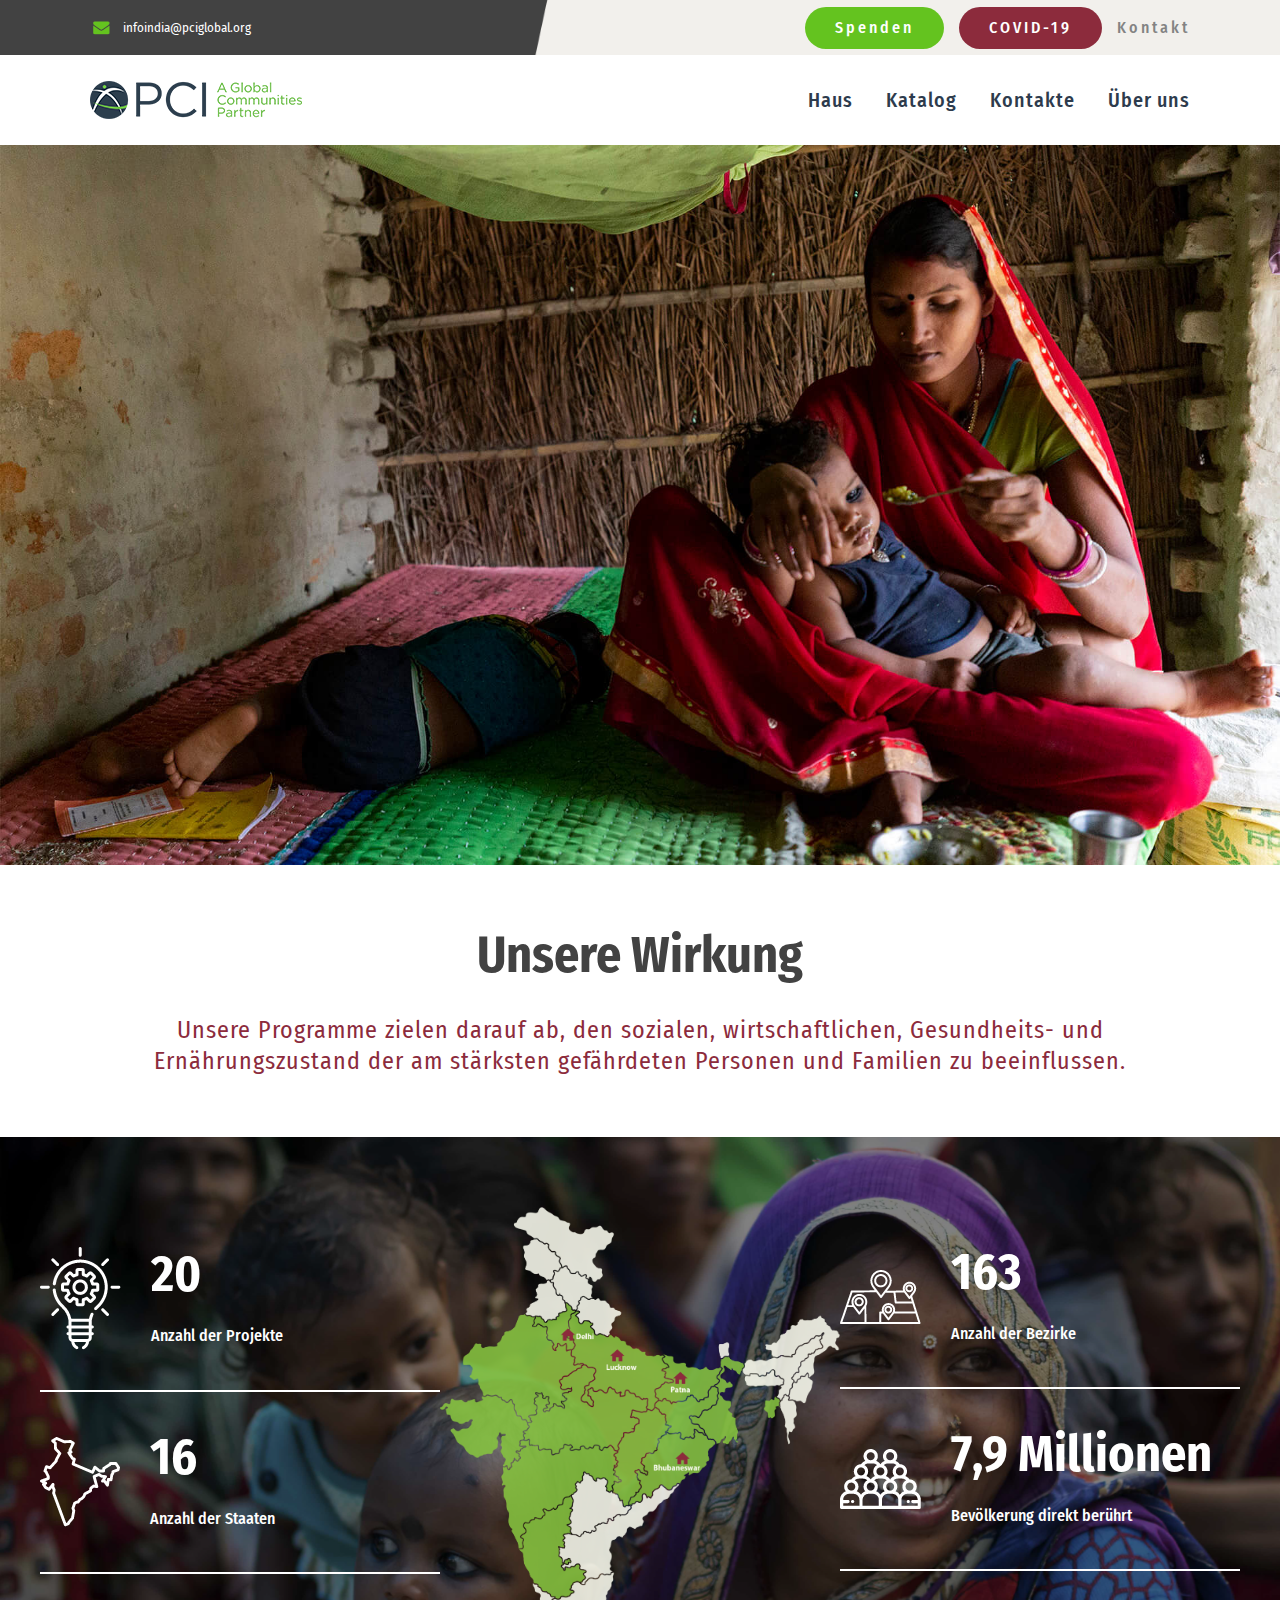
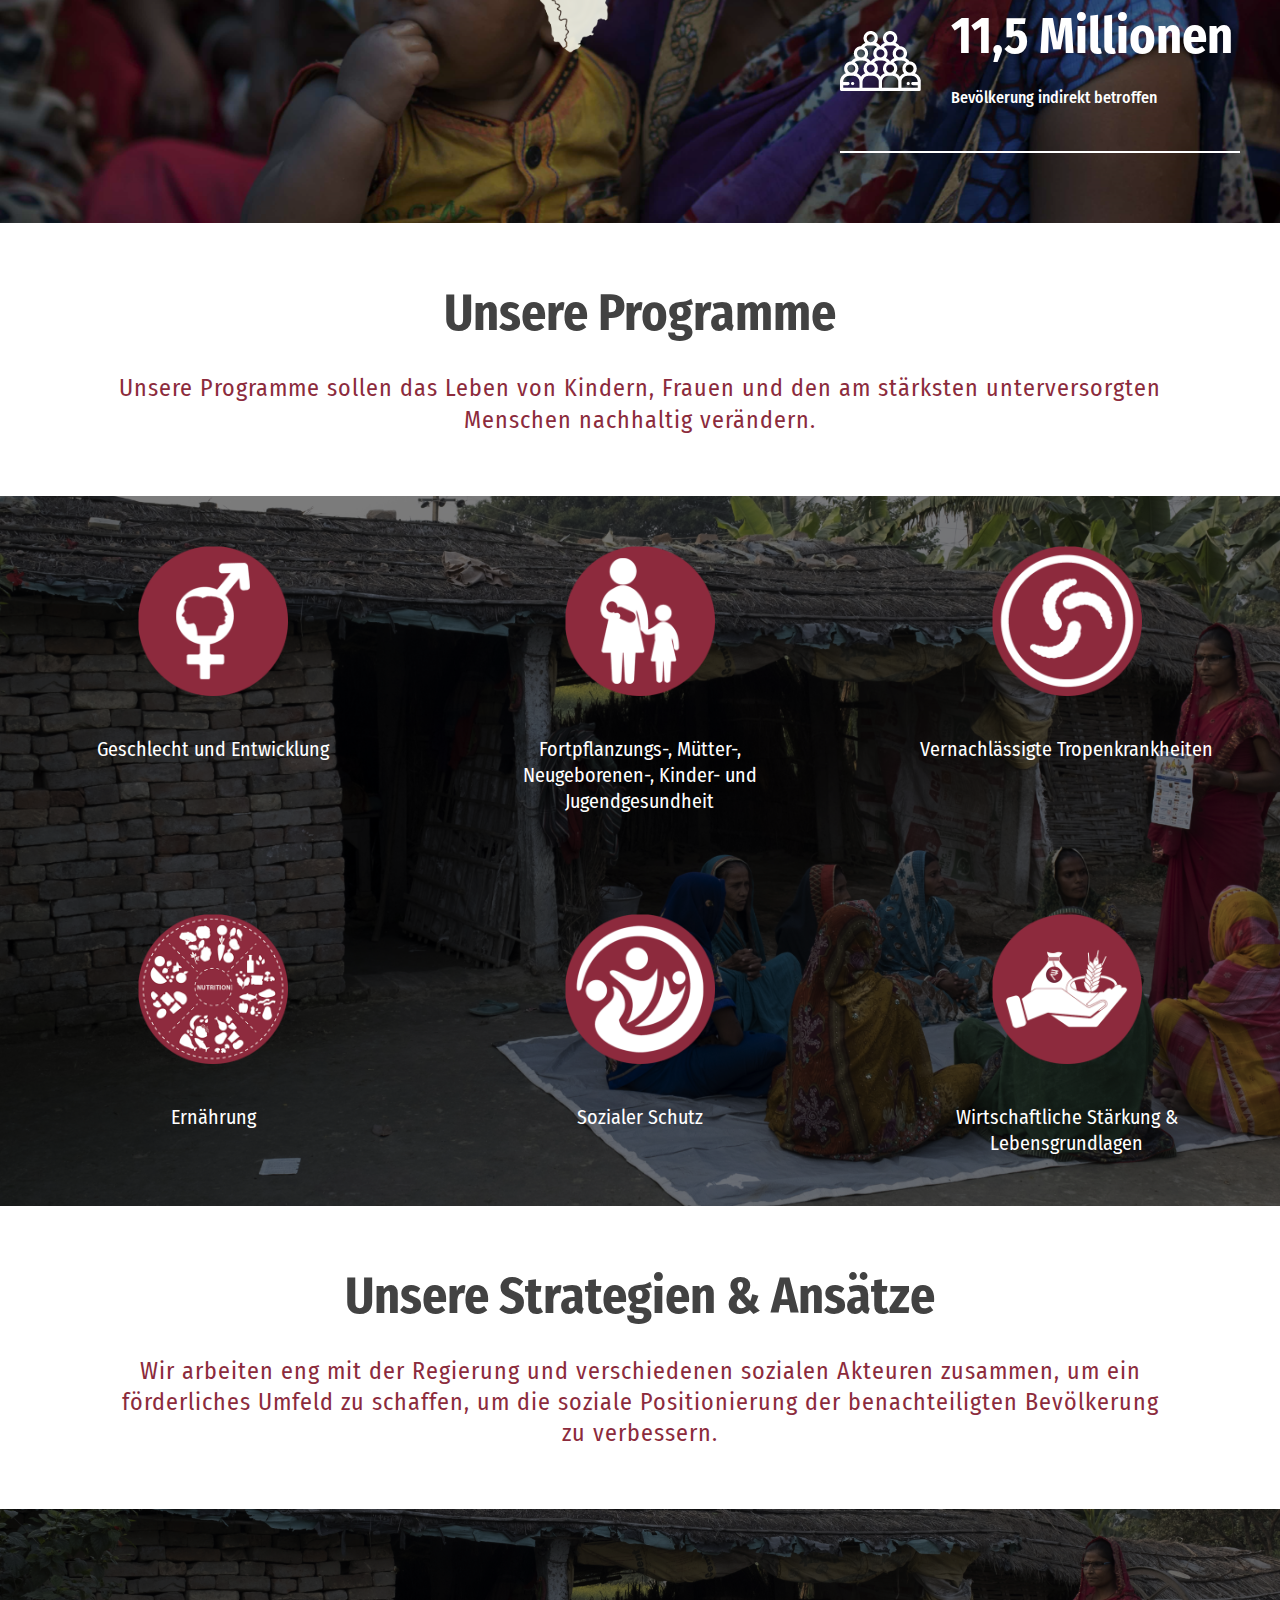
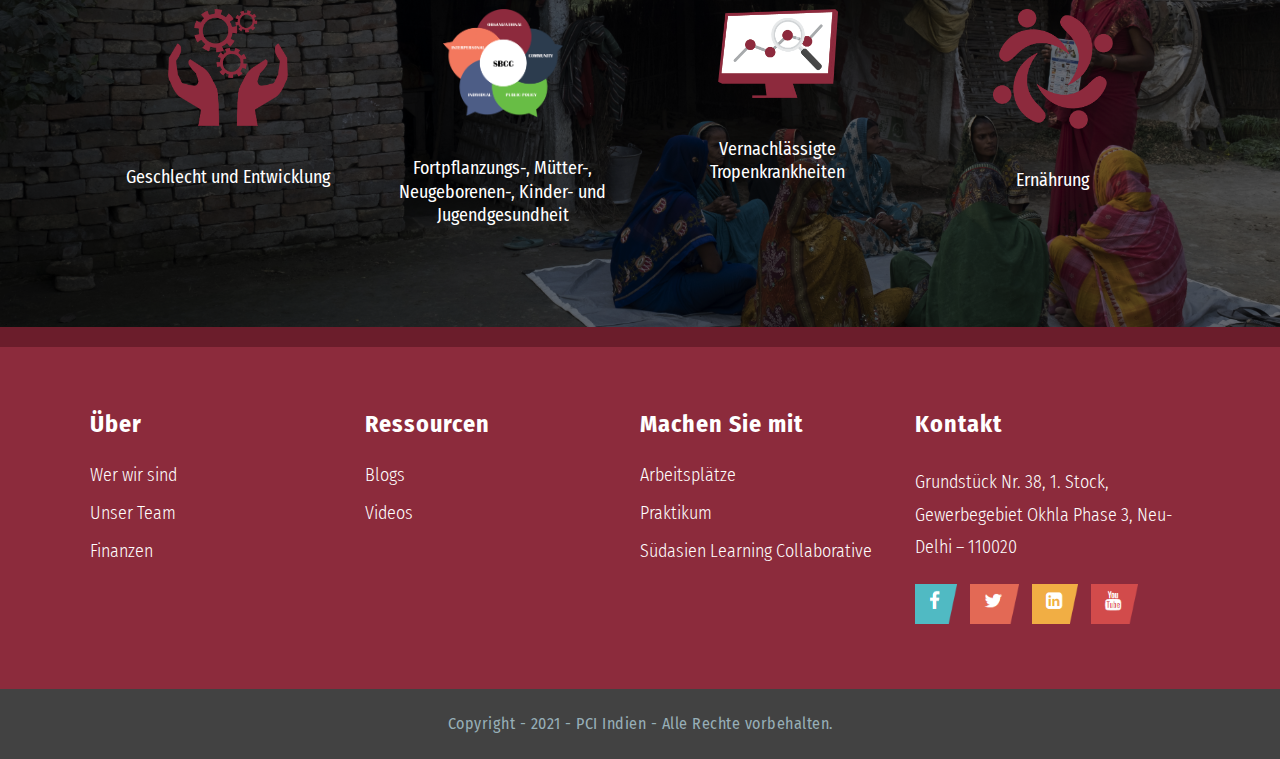
<file: index.html>
<!DOCTYPE html>
<html lang="auto">
<head>
    <meta charset="UTF-8">
    <meta http-equiv="X-UA-Compatible" content="IE=edge">
    <meta name="viewport" content="width=device-width, initial-scale=1.0">
    <link rel="stylesheet" href="./css/style.css">
    <link rel="shortcut icon" href="./img//icon.png" type="image/png">
    <title></title>
</head>
<header class="header">
    <div class="info_baner">
        <div class="container">
            <div class="baner_info">
                <div class="info_item_1">
                    <img src="./img/hi1.png" alt="">
                    <p>
                        infoindia@pciglobal.org
                    </p>
                </div>
                <div class="info_item_2">
                    <a href="#">Spenden</a>
                    <a href="#">COVID-19</a>
                    <a href="#">Kontakt</a>
                </div>
            </div>
        </div>
    </div>
    <div class="container">
        <div class="menu_block">
            <div class="logo">
                <img src="./img/logo.png" alt="">
            </div>
            <div class="menu">
                <a href="./index.html">Haus</a>
                <a href="./katalog.html">Katalog</a>
                <a href="./contacts.html">Kontakte</a>
                <a href="./onas.html">Über uns</a>
            </div>
        </div>
    </div>
</header>
<body>
    <div class="baner_bgr">
        <img src="./img/ban_bg.jpg" alt="">
    </div>
    <div class="container">
        <div class="baner_1">
            <h2>
                Unsere Wirkung
            </h2>
            <p>
                Unsere Programme zielen darauf ab, den sozialen, wirtschaftlichen, Gesundheits- und Ernährungszustand der am stärksten gefährdeten Personen und Familien zu beeinflussen.
            </p>
        </div>
    </div>
    <div class="baner_2">
        <div class="conatiner">
            <div class="baner_2_vn">
                <div class="baner_2_item">
                    <div class="item-text">
                        <img src="./img/11.png" alt="">
                        <p>
                            20
                            <br>
                            <span>
                                Anzahl der Projekte
                            </span>
                        </p>
                    </div>
                    <div class="item-text">
                        <img src="./img/12.png" alt="">
                        <p>
                            16
                            <br>
                            <span>
                                Anzahl der Staaten
                            </span>
                        </p>
                    </div>
                </div>
                <div class="baner_2_item">
                    <img src="./img/15.png" alt="" class="ban_2">
                </div>
                <div class="baner_2_item">
                    <div class="item-text">
                        <img src="./img/13.png" alt="">
                        <p>
                            163
                            <br>
                            <span>
                                Anzahl der Bezirke
                            </span>
                        </p>
                    </div>
                    <div class="item-text">
                        <img src="./img/14.png" alt="">
                        <p>
                            7,9 Millionen
                            <br>
                            <span>
                                Bevölkerung direkt berührt​
                            </span>
                        </p>
                    </div>
                    <div class="item-text">
                        <img src="./img/14.png" alt="">
                        <p>
                            11,5 Millionen
                            <br>
                            <span>
                                Bevölkerung indirekt betroffen​
                            </span>
                        </p>
                    </div>
                </div>
            </div>
        </div>
    </div>
    <div class="container">
        <div class="baner_1">
            <h2>
                Unsere Programme
            </h2>
            <p>
                Unsere Programme sollen das Leben von Kindern, Frauen und den am stärksten unterversorgten Menschen nachhaltig verändern.
            </p>
        </div>
    </div>
    <div class="baner_3">
        <div class="ban_3_item">
            <img src="./img/21.png" alt="">
            <p>
                Geschlecht und Entwicklung
            </p>
        </div>
        <div class="ban_3_item">
            <img src="./img/22.png" alt="">
            <p>
                Fortpflanzungs-, Mütter-, Neugeborenen-, Kinder- und Jugendgesundheit
            </p>
        </div>
        <div class="ban_3_item">
            <img src="./img/23.png" alt="">
            <p>
                Vernachlässigte Tropenkrankheiten
            </p>
        </div>
        <div class="ban_3_item">
            <img src="./img/24.png" alt="">
            <p>
                Ernährung
            </p>
        </div>
        <div class="ban_3_item">
            <img src="./img/25.png" alt="">
            <p>
                Sozialer Schutz
            </p>
        </div>
        <div class="ban_3_item">
            <img src="./img/26.png" alt="">
            <p>
                Wirtschaftliche Stärkung & Lebensgrundlagen
            </p>
        </div>
    </div>
    <div class="container">
        <div class="baner_1">
            <h2>
                Unsere Strategien & Ansätze
            </h2>
            <p>
                Wir arbeiten eng mit der Regierung und verschiedenen sozialen Akteuren zusammen, um ein förderliches Umfeld zu schaffen, um die soziale Positionierung der benachteiligten Bevölkerung zu verbessern.
            </p>
        </div>
    </div>
    <div class="baner_4">
        <div class="container">
            <div class="baner_4_vn">
                <div class="ban_4_item">
                    <img src="./img/31.png" alt="">
                    <p>
                        Geschlecht und Entwicklung
                    </p>
                </div>
                <div class="ban_4_item">
                    <img src="./img/32.png" alt="">
                    <p>
                        Fortpflanzungs-, Mütter-, Neugeborenen-, Kinder- und Jugendgesundheit
                    </p>
                </div>
                <div class="ban_4_item">
                    <img src="./img/33.png" alt="">
                    <p>
                        Vernachlässigte Tropenkrankheiten
                    </p>
                </div>
                <div class="ban_4_item">
                    <img src="./img/34.png" alt="">
                    <p>
                        Ernährung
                    </p>
                </div>
            </div>
        </div>
    </div>
</body>
<footer>
    <div class="footer_1">
        <div class="container">
            <div class="footer_1_vn">
                <div class="vn_1_item">
                    <h2>
                        Über
                    </h2>
                    <a href="#">Wer wir sind</a>
                    <a href="#">Unser Team</a>
                    <a href="#">Finanzen</a>
                </div>
                <div class="vn_1_item">
                    <h2>
                        Ressourcen
                    </h2>
                    <a href="#">Blogs</a>
                    <a href="#">Videos</a>
                </div>
                <div class="vn_1_item">
                    <h2>
                        Machen Sie mit
                    </h2>
                    <a href="#">Arbeitsplätze</a>
                    <a href="#">Praktikum</a>
                    <a href="#">Südasien Learning Collaborative</a>
                </div>
                <div class="vn_1_item">
                    <h2>
                        Kontakt
                    </h2>
                    <p>
                        Grundstück Nr. 38, 1. Stock, Gewerbegebiet Okhla Phase 3,
                        Neu-Delhi – 110020
                    </p>
                    <div class="icons">
                        <img src="./img/f1.png" alt="">
                        <img src="./img/f2.png" alt="">
                        <img src="./img/f3.png" alt="">
                        <img src="./img/f4.png" alt="">
                    </div>
                </div>
            </div>
        </div>
    </div>
    <div class="footer_2">
        <p>
            Copyright - 2021 - PCI Indien - Alle Rechte vorbehalten.
        </p>
    </div>
</footer>
</html>
</file>
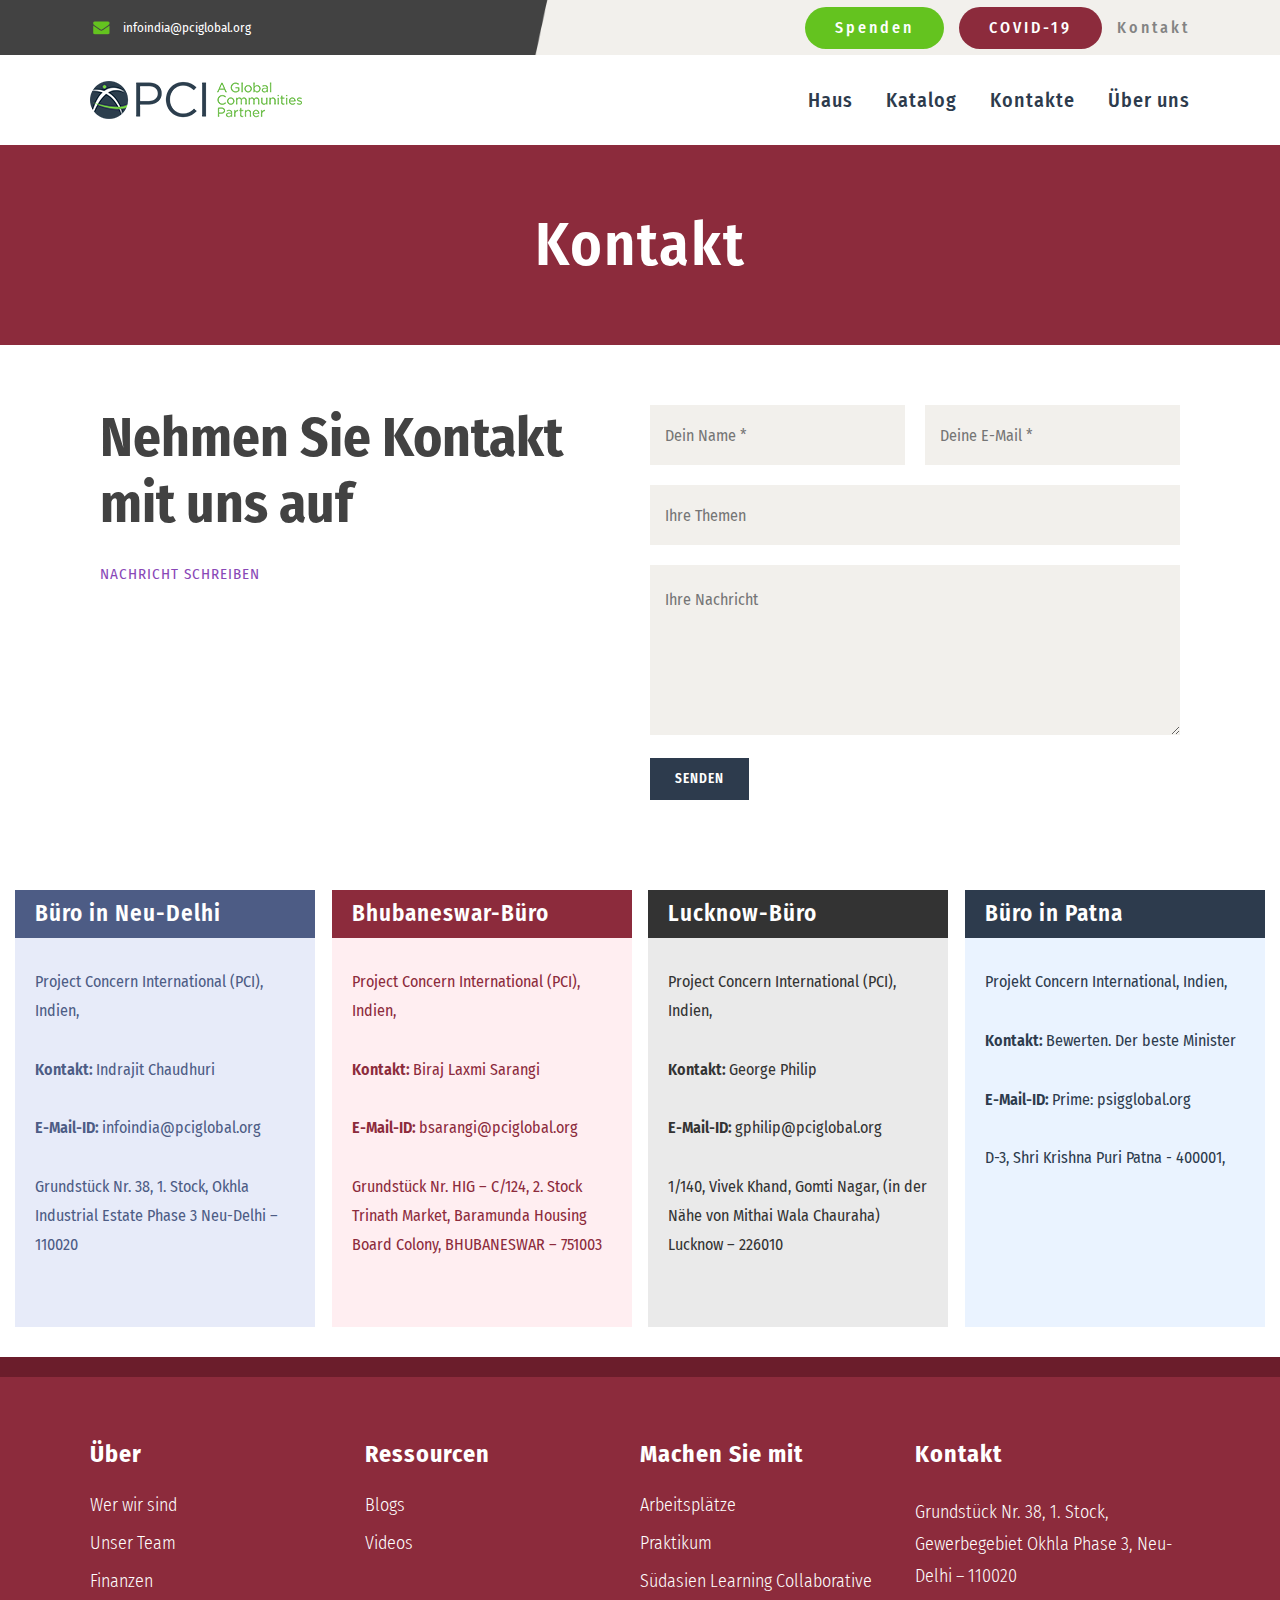
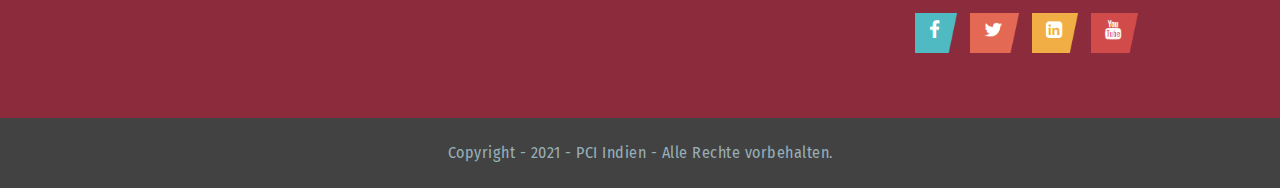
<file: contacts.html>
<!DOCTYPE html>
<html lang="auto">
<head>
    <meta charset="UTF-8">
    <meta http-equiv="X-UA-Compatible" content="IE=edge">
    <meta name="viewport" content="width=device-width, initial-scale=1.0">
    <link rel="stylesheet" href="./css/contacts.css">
    <link rel="shortcut icon" href="./img//icon.png" type="image/png">
    <title></title>
</head>
<header class="header">
    <div class="info_baner">
        <div class="container">
            <div class="baner_info">
                <div class="info_item_1">
                    <img src="./img/hi1.png" alt="">
                    <p>
                        infoindia@pciglobal.org
                    </p>
                </div>
                <div class="info_item_2">
                    <a href="#">Spenden</a>
                    <a href="#">COVID-19</a>
                    <a href="#">Kontakt</a>
                </div>
            </div>
        </div>
    </div>
    <div class="container">
        <div class="menu_block">
            <div class="logo">
                <img src="./img/logo.png" alt="">
            </div>
            <div class="menu">
                <a href="./index.html">Haus</a>
                <a href="./katalog.html">Katalog</a>
                <a href="./contacts.html">Kontakte</a>
                <a href="./onas.html">Über uns</a>
            </div>
        </div>
    </div>
</header>
<body>
    <div class="c_block_text">
        <p>
            Kontakt
        </p>
    </div>
    <div class="c_form_block">
        <div class="container">
            <div class="c_block">
                <div class="c_item">
                    <h2>
                        Nehmen Sie Kontakt mit uns auf
                    </h2>
                    <p>
                        NACHRICHT SCHREIBEN
                    </p>
                </div>
                <form action="#" class="c_form">
                    <div class="c_form_1">
                        <input type="text" placeholder="Dein Name *">
                        <input type="text" placeholder="Deine E-Mail *">
                    </div>
                    <input class="in1" type="text" placeholder="Ihre Themen">
                    <textarea class="tex" name="" placeholder="Ihre Nachricht"></textarea>
                    <button>SENDEN</button>
                </form>
            </div>
        </div>
    </div>

    <div class="cont_karts">
        <div class="karts_item">
            <div class="item_zag">
                <p>
                    Büro in Neu-Delhi
                </p>
            </div>
            <div class="item_text">
                <p>
                    Project Concern International (PCI), Indien,
                </p>
                <p>
                    <span>
                        Kontakt:
                    </span>
                    Indrajit Chaudhuri
                </p>
                 <p>
                    <span>
                        E-Mail-ID:
                    </span>
                    infoindia@pciglobal.org
                </p>
                <p>
                    Grundstück Nr. 38, 1. Stock, Okhla Industrial Estate Phase 3 Neu-Delhi – 110020
                </p>
            </div>
        </div>
        <div class="karts_item">
            <div class="item_zag">
                <p>
                    Bhubaneswar-Büro
                </p>
            </div>
            <div class="item_text">
                <p>
                    Project Concern International (PCI), Indien,
                </p>
                <p>
                    <span>
                        Kontakt:
                    </span>
                    Biraj Laxmi Sarangi
                </p>
                 <p>
                    <span>
                        E-Mail-ID:
                    </span>
                    bsarangi@pciglobal.org
                </p>
                <p>
                    Grundstück Nr. HIG – C/124, 2. Stock Trinath Market, Baramunda Housing Board Colony, BHUBANESWAR – 751003
                </p>
            </div>
        </div>
        <div class="karts_item">
            <div class="item_zag">
                <p>
                    Lucknow-Büro
                </p>
            </div>
            <div class="item_text">
                <p>
                    Project Concern International (PCI), Indien,
                </p>
                <p>
                    <span>
                        Kontakt:
                    </span>
                    George Philip
                </p>
                 <p>
                    <span>
                        E-Mail-ID:
                    </span>
                    gphilip@pciglobal.org
                </p>
                <p>
                    1/140, Vivek Khand, Gomti Nagar, (in der Nähe von Mithai Wala Chauraha) Lucknow – 226010
                </p>
            </div>
        </div>
        <div class="karts_item">
            <div class="item_zag">
                <p>
                    Büro in Patna
                </p>
            </div>
            <div class="item_text">
                <p>
                    Projekt Concern International, Indien,
                </p>
                <p>
                    <span>
                        Kontakt:
                    </span>
                    Bewerten. Der beste Minister
                </p>
                 <p>
                    <span>
                        E-Mail-ID:
                    </span>
                    Prime: psigglobal.org
                </p>
                <p>
                    D-3, Shri Krishna Puri
                    Patna - 400001,
                </p>
            </div>
        </div>
    </div>
</body>
<footer>
    <div class="footer_1">
        <div class="container">
            <div class="footer_1_vn">
                <div class="vn_1_item">
                    <h2>
                        Über
                    </h2>
                    <a href="#">Wer wir sind</a>
                    <a href="#">Unser Team</a>
                    <a href="#">Finanzen</a>
                </div>
                <div class="vn_1_item">
                    <h2>
                        Ressourcen
                    </h2>
                    <a href="#">Blogs</a>
                    <a href="#">Videos</a>
                </div>
                <div class="vn_1_item">
                    <h2>
                        Machen Sie mit
                    </h2>
                    <a href="#">Arbeitsplätze</a>
                    <a href="#">Praktikum</a>
                    <a href="#">Südasien Learning Collaborative</a>
                </div>
                <div class="vn_1_item">
                    <h2>
                        Kontakt
                    </h2>
                    <p>
                        Grundstück Nr. 38, 1. Stock, Gewerbegebiet Okhla Phase 3,
                        Neu-Delhi – 110020
                    </p>
                    <div class="icons">
                        <img src="./img/f1.png" alt="">
                        <img src="./img/f2.png" alt="">
                        <img src="./img/f3.png" alt="">
                        <img src="./img/f4.png" alt="">
                    </div>
                </div>
            </div>
        </div>
    </div>
    <div class="footer_2">
        <p>
            Copyright - 2021 - PCI Indien - Alle Rechte vorbehalten.
        </p>
    </div>
</footer>
</html>
</file>
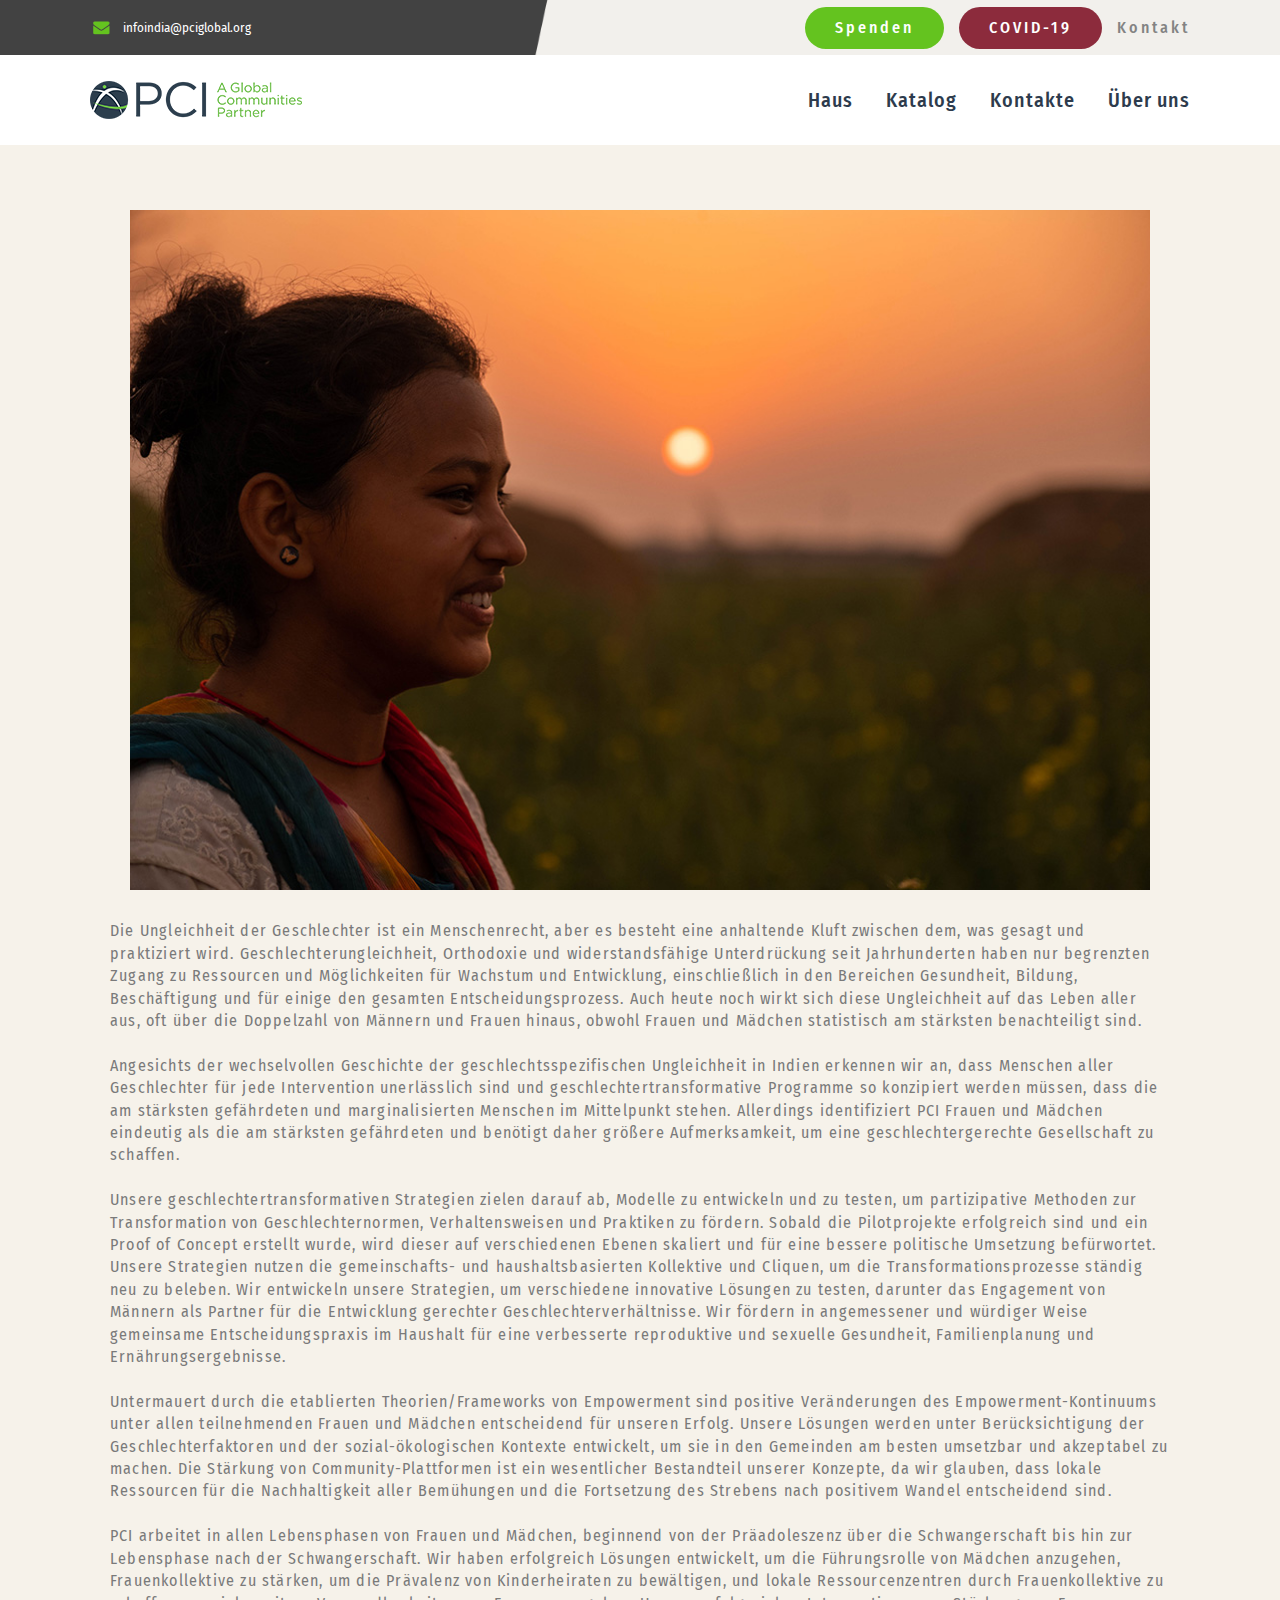
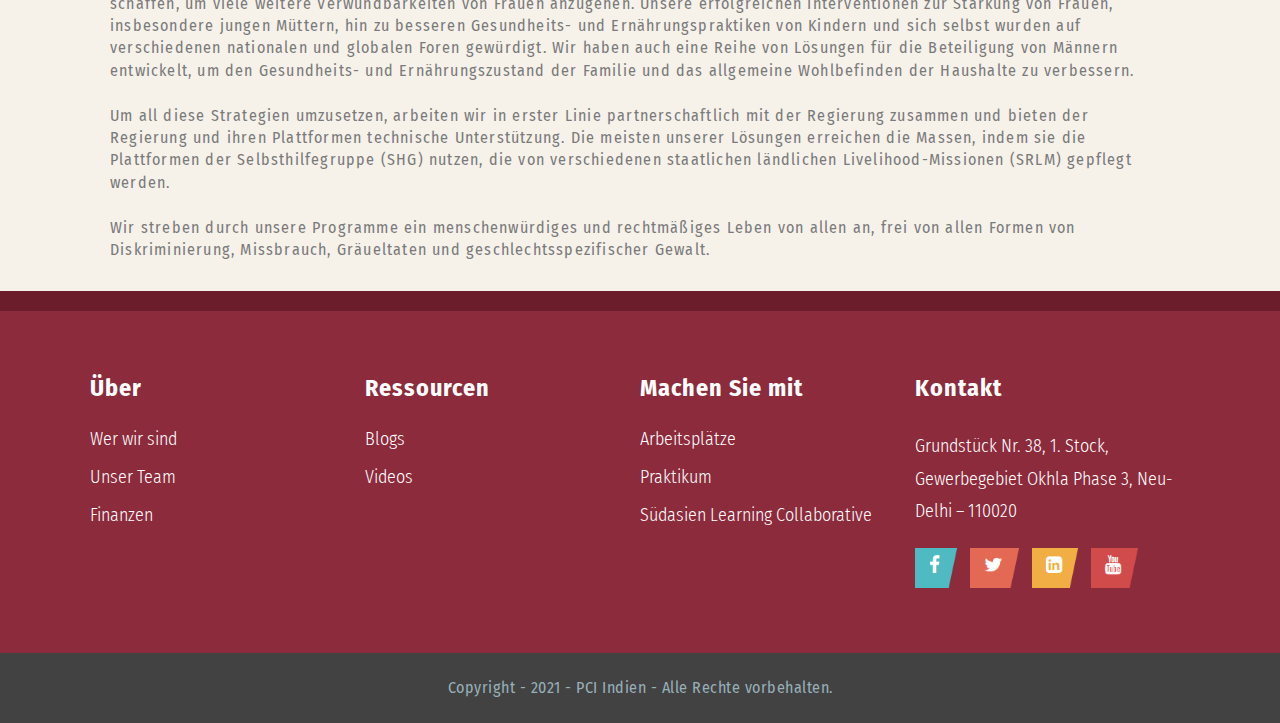
<file: katalog.html>
<!DOCTYPE html>
<html lang="auto">
<head>
    <meta charset="UTF-8">
    <meta http-equiv="X-UA-Compatible" content="IE=edge">
    <meta name="viewport" content="width=device-width, initial-scale=1.0">
    <link rel="stylesheet" href="./css/katalog.css">
    <link rel="shortcut icon" href="./img//icon.png" type="image/png">
    <title></title>
</head>
<header class="header">
    <div class="info_baner">
        <div class="container">
            <div class="baner_info">
                <div class="info_item_1">
                    <img src="./img/hi1.png" alt="">
                    <p>
                        infoindia@pciglobal.org
                    </p>
                </div>
                <div class="info_item_2">
                    <a href="#">Spenden</a>
                    <a href="#">COVID-19</a>
                    <a href="#">Kontakt</a>
                </div>
            </div>
        </div>
    </div>
    <div class="container">
        <div class="menu_block">
            <div class="logo">
                <img src="./img/logo.png" alt="">
            </div>
            <div class="menu">
                <a href="./index.html">Haus</a>
                <a href="./katalog.html">Katalog</a>
                <a href="./contacts.html">Kontakte</a>
                <a href="./onas.html">Über uns</a>
            </div>
        </div>
    </div>
</header>
<body>
    <div class="cont_baner">
        <div class="container">
            <div class="border_img">
                <img src="./img/cont1.jpg" alt="">
            </div>
            <p>
                Die Ungleichheit der Geschlechter ist ein Menschenrecht, aber es besteht eine anhaltende Kluft zwischen dem, was gesagt und praktiziert wird. Geschlechterungleichheit, Orthodoxie und widerstandsfähige Unterdrückung seit Jahrhunderten haben nur begrenzten Zugang zu Ressourcen und Möglichkeiten für Wachstum und Entwicklung, einschließlich in den Bereichen Gesundheit, Bildung, Beschäftigung und für einige den gesamten Entscheidungsprozess. Auch heute noch wirkt sich diese Ungleichheit auf das Leben aller aus, oft über die Doppelzahl von Männern und Frauen hinaus, obwohl Frauen und Mädchen statistisch am stärksten benachteiligt sind.
                <br><br>
    Angesichts der wechselvollen Geschichte der geschlechtsspezifischen Ungleichheit in Indien erkennen wir an, dass Menschen aller Geschlechter für jede Intervention unerlässlich sind und geschlechtertransformative Programme so konzipiert werden müssen, dass die am stärksten gefährdeten und marginalisierten Menschen im Mittelpunkt stehen. Allerdings identifiziert PCI Frauen und Mädchen eindeutig als die am stärksten gefährdeten und benötigt daher größere Aufmerksamkeit, um eine geschlechtergerechte Gesellschaft zu schaffen.
    <br><br>
    Unsere geschlechtertransformativen Strategien zielen darauf ab, Modelle zu entwickeln und zu testen, um partizipative Methoden zur Transformation von Geschlechternormen, Verhaltensweisen und Praktiken zu fördern. Sobald die Pilotprojekte erfolgreich sind und ein Proof of Concept erstellt wurde, wird dieser auf verschiedenen Ebenen skaliert und für eine bessere politische Umsetzung befürwortet. Unsere Strategien nutzen die gemeinschafts- und haushaltsbasierten Kollektive und Cliquen, um die Transformationsprozesse ständig neu zu beleben. Wir entwickeln unsere Strategien, um verschiedene innovative Lösungen zu testen, darunter das Engagement von Männern als Partner für die Entwicklung gerechter Geschlechterverhältnisse. Wir fördern in angemessener und würdiger Weise gemeinsame Entscheidungspraxis im Haushalt für eine verbesserte reproduktive und sexuelle Gesundheit, Familienplanung und Ernährungsergebnisse.
    <br><br>
    Untermauert durch die etablierten Theorien/Frameworks von Empowerment sind positive Veränderungen des Empowerment-Kontinuums unter allen teilnehmenden Frauen und Mädchen entscheidend für unseren Erfolg. Unsere Lösungen werden unter Berücksichtigung der Geschlechterfaktoren und der sozial-ökologischen Kontexte entwickelt, um sie in den Gemeinden am besten umsetzbar und akzeptabel zu machen. Die Stärkung von Community-Plattformen ist ein wesentlicher Bestandteil unserer Konzepte, da wir glauben, dass lokale Ressourcen für die Nachhaltigkeit aller Bemühungen und die Fortsetzung des Strebens nach positivem Wandel entscheidend sind.
    <br><br>
    PCI arbeitet in allen Lebensphasen von Frauen und Mädchen, beginnend von der Präadoleszenz über die Schwangerschaft bis hin zur Lebensphase nach der Schwangerschaft. Wir haben erfolgreich Lösungen entwickelt, um die Führungsrolle von Mädchen anzugehen, Frauenkollektive zu stärken, um die Prävalenz von Kinderheiraten zu bewältigen, und lokale Ressourcenzentren durch Frauenkollektive zu schaffen, um viele weitere Verwundbarkeiten von Frauen anzugehen. Unsere erfolgreichen Interventionen zur Stärkung von Frauen, insbesondere jungen Müttern, hin zu besseren Gesundheits- und Ernährungspraktiken von Kindern und sich selbst wurden auf verschiedenen nationalen und globalen Foren gewürdigt. Wir haben auch eine Reihe von Lösungen für die Beteiligung von Männern entwickelt, um den Gesundheits- und Ernährungszustand der Familie und das allgemeine Wohlbefinden der Haushalte zu verbessern.
    <br><br>
    Um all diese Strategien umzusetzen, arbeiten wir in erster Linie partnerschaftlich mit der Regierung zusammen und bieten der Regierung und ihren Plattformen technische Unterstützung. Die meisten unserer Lösungen erreichen die Massen, indem sie die Plattformen der Selbsthilfegruppe (SHG) nutzen, die von verschiedenen staatlichen ländlichen Livelihood-Missionen (SRLM) gepflegt werden.
    <br><br>
    Wir streben durch unsere Programme ein menschenwürdiges und rechtmäßiges Leben von allen an, frei von allen Formen von Diskriminierung, Missbrauch, Gräueltaten und geschlechtsspezifischer Gewalt.
            </p>
        </div>
    </div>
</body>
<footer>
    <div class="footer_1">
        <div class="container">
            <div class="footer_1_vn">
                <div class="vn_1_item">
                    <h2>
                        Über
                    </h2>
                    <a href="#">Wer wir sind</a>
                    <a href="#">Unser Team</a>
                    <a href="#">Finanzen</a>
                </div>
                <div class="vn_1_item">
                    <h2>
                        Ressourcen
                    </h2>
                    <a href="#">Blogs</a>
                    <a href="#">Videos</a>
                </div>
                <div class="vn_1_item">
                    <h2>
                        Machen Sie mit
                    </h2>
                    <a href="#">Arbeitsplätze</a>
                    <a href="#">Praktikum</a>
                    <a href="#">Südasien Learning Collaborative</a>
                </div>
                <div class="vn_1_item">
                    <h2>
                        Kontakt
                    </h2>
                    <p>
                        Grundstück Nr. 38, 1. Stock, Gewerbegebiet Okhla Phase 3,
                        Neu-Delhi – 110020
                    </p>
                    <div class="icons">
                        <img src="./img/f1.png" alt="">
                        <img src="./img/f2.png" alt="">
                        <img src="./img/f3.png" alt="">
                        <img src="./img/f4.png" alt="">
                    </div>
                </div>
            </div>
        </div>
    </div>
    <div class="footer_2">
        <p>
            Copyright - 2021 - PCI Indien - Alle Rechte vorbehalten.
        </p>
    </div>
</footer>
</html>
</file>
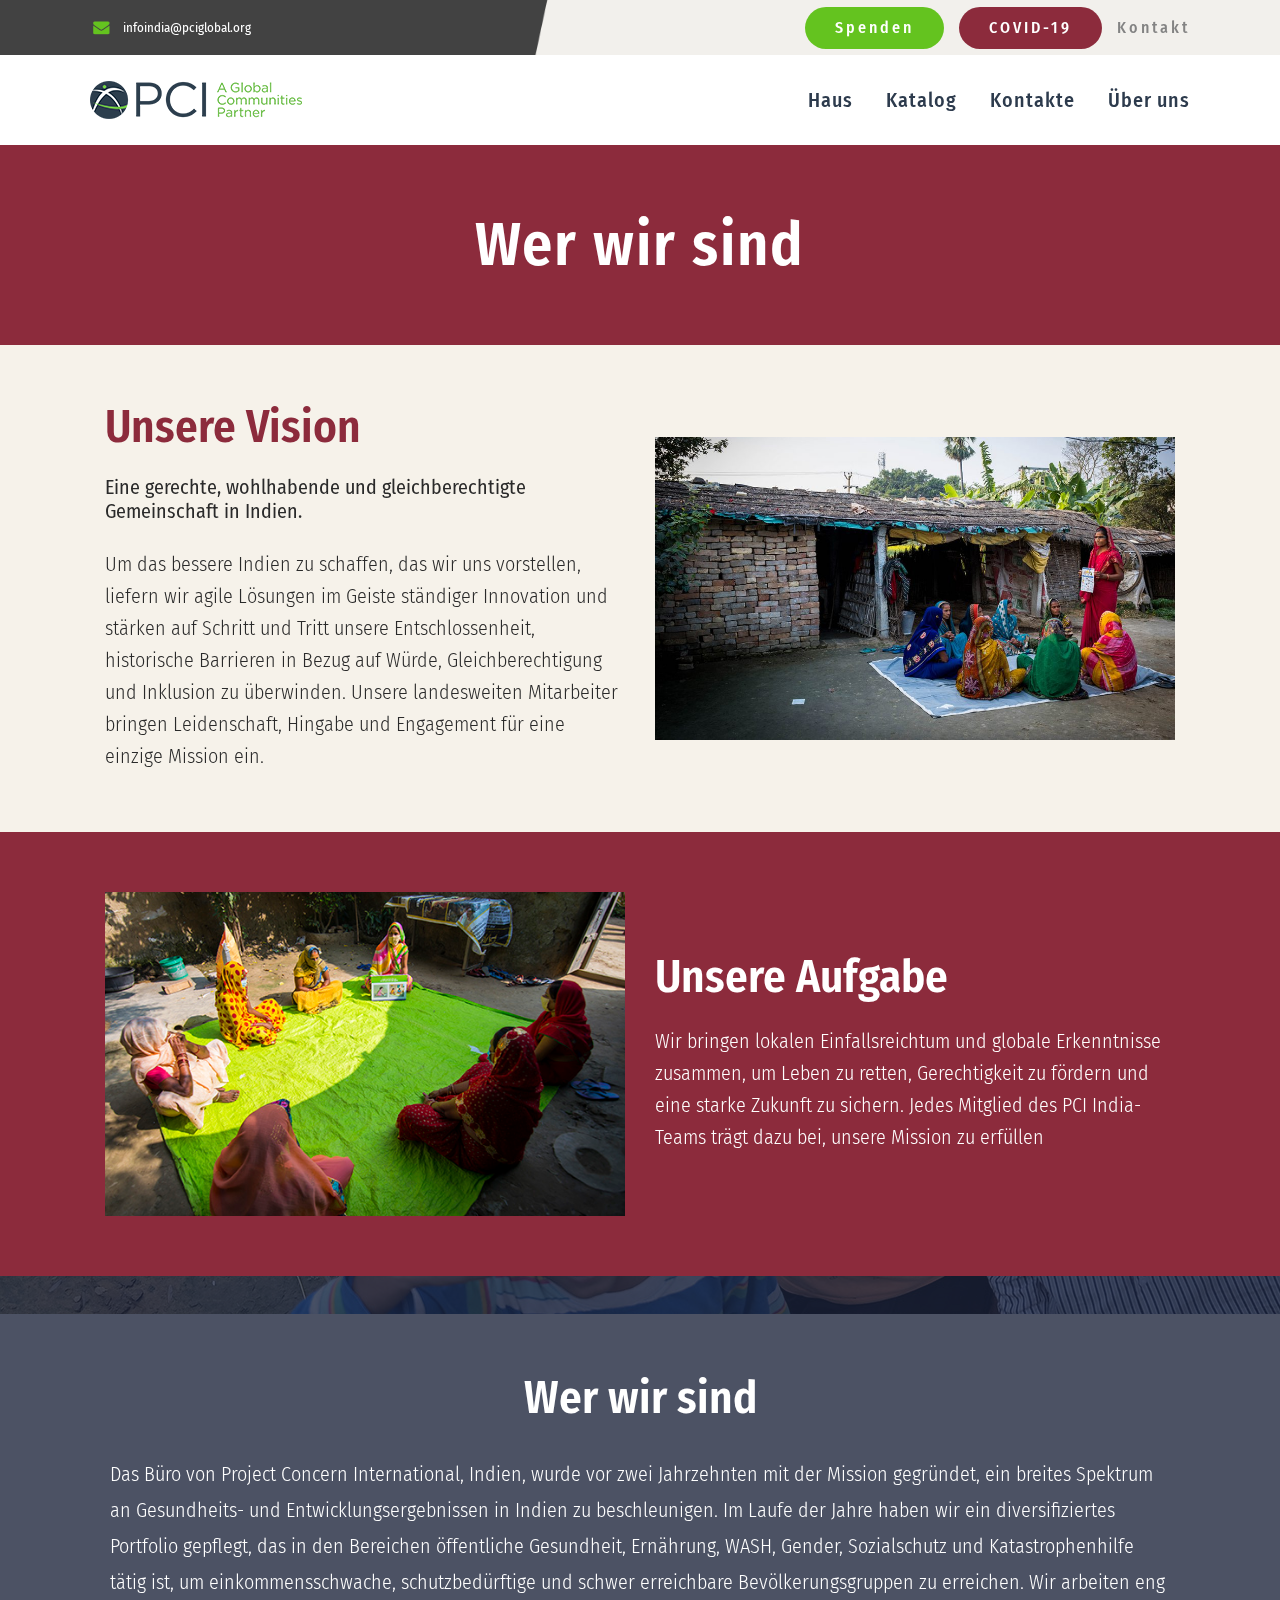
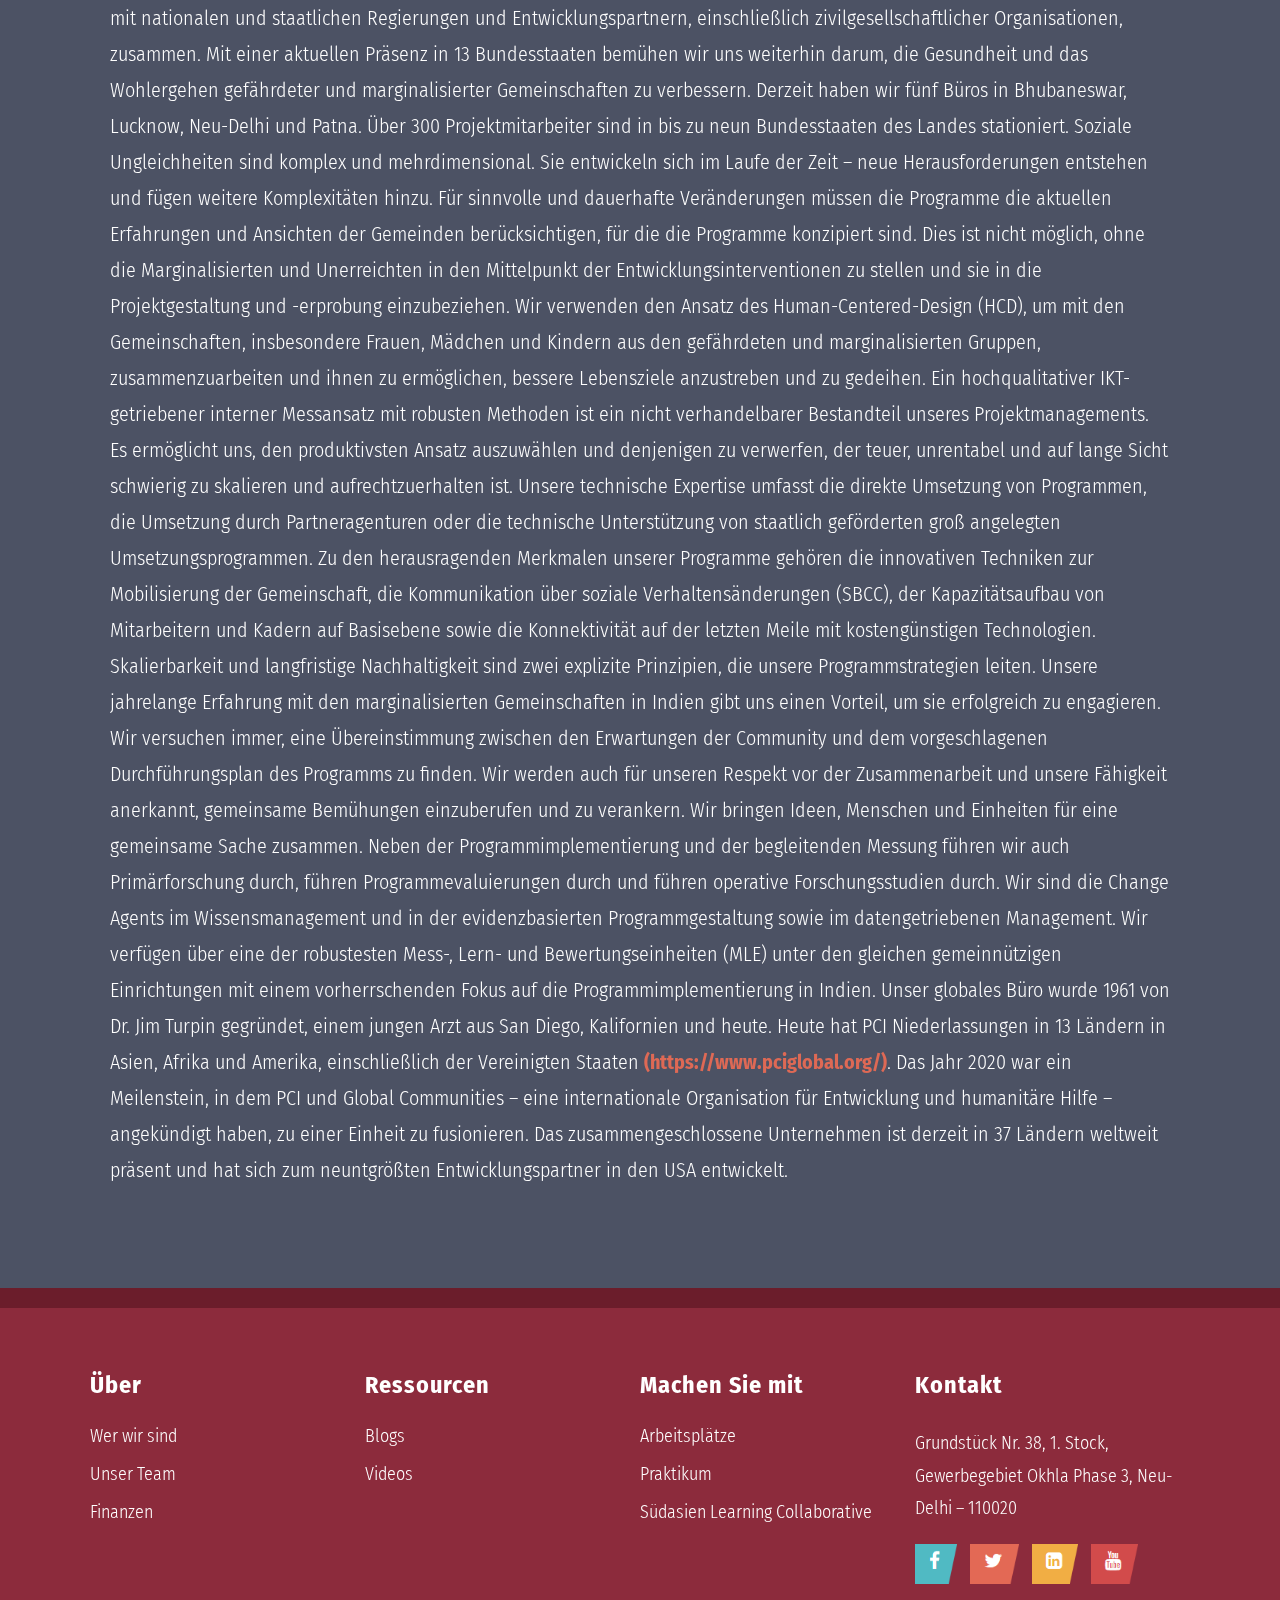
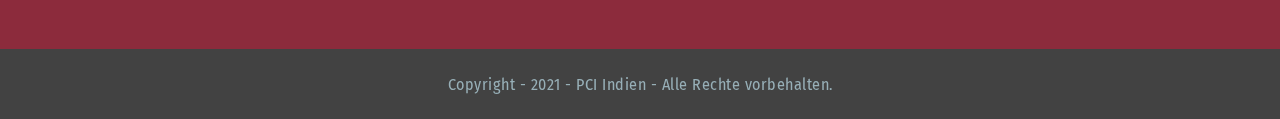
<file: onas.html>
<!DOCTYPE html>
<html lang="auto">
<head>
    <meta charset="UTF-8">
    <meta http-equiv="X-UA-Compatible" content="IE=edge">
    <meta name="viewport" content="width=device-width, initial-scale=1.0">
    <link rel="stylesheet" href="./css/onas.css">
    <link rel="shortcut icon" href="./img//icon.png" type="image/png">
    <title></title>
</head>
<header class="header">
    <div class="info_baner">
        <div class="container">
            <div class="baner_info">
                <div class="info_item_1">
                    <img src="./img/hi1.png" alt="">
                    <p>
                        infoindia@pciglobal.org
                    </p>
                </div>
                <div class="info_item_2">
                    <a href="#">Spenden</a>
                    <a href="#">COVID-19</a>
                    <a href="#">Kontakt</a>
                </div>
            </div>
        </div>
    </div>
    <div class="container">
        <div class="menu_block">
            <div class="logo">
                <img src="./img/logo.png" alt="">
            </div>
            <div class="menu">
                <a href="./index.html">Haus</a>
                <a href="./katalog.html">Katalog</a>
                <a href="./contacts.html">Kontakte</a>
                <a href="./onas.html">Über uns</a>
            </div>
        </div>
    </div>
</header>
<body>
    <div class="bgr_block">
        <img src="./img/onas_ban.jpg" alt="">
    </div>
    <div class="c_block_text">
        <p>
            Wer wir sind
        </p>
    </div>
    <div class="o_baner_1">
        <div class="container">
            <div class="baner_o">
                <div class="o_item">
                    <h2>
                        Unsere Vision
                    </h2>
                    <h3>
                        Eine gerechte, wohlhabende und gleichberechtigte Gemeinschaft in Indien.
                    </h3>
                    <p>
                        Um das bessere Indien zu schaffen, das wir uns vorstellen, liefern wir agile Lösungen im Geiste ständiger Innovation und stärken auf Schritt und Tritt unsere Entschlossenheit, historische Barrieren in Bezug auf Würde, Gleichberechtigung und Inklusion zu überwinden. Unsere landesweiten Mitarbeiter bringen Leidenschaft, Hingabe und Engagement für eine einzige Mission ein.
                    </p>
                </div>
                <div class="o_item">
                    <img src="./img/o_1.jpg" alt="">
                </div>
            </div>
        </div>
    </div>
    <div class="o_baner_1 baner_1_mod">
        <div class="container">
            <div class="baner_o">
                <div class="o_item">
                    <img src="./img/o_2.jpg" alt="">
                </div>
                <div class="o_item">
                    <h2 class="mod">
                        Unsere Aufgabe
                    </h2>
                    <p class="mod">
                        Wir bringen lokalen Einfallsreichtum und globale Erkenntnisse zusammen, um Leben zu retten, Gerechtigkeit zu fördern und eine starke Zukunft zu sichern. Jedes Mitglied des PCI India-Teams trägt dazu bei, unsere Mission zu erfüllen
                    </p>
                </div>
            </div>
        </div>
    </div>
    <div class="baner_2">
        <div class="container">
            <div class="baner_o_2">
                <h2>
                    Wer wir sind
                </h2>
                <p>
                    Das Büro von Project Concern International, Indien, wurde vor zwei Jahrzehnten mit der Mission gegründet, ein breites Spektrum an Gesundheits- und Entwicklungsergebnissen in Indien zu beschleunigen. Im Laufe der Jahre haben wir ein diversifiziertes Portfolio gepflegt, das in den Bereichen öffentliche Gesundheit, Ernährung, WASH, Gender, Sozialschutz und Katastrophenhilfe tätig ist, um einkommensschwache, schutzbedürftige und schwer erreichbare Bevölkerungsgruppen zu erreichen. Wir arbeiten eng mit nationalen und staatlichen Regierungen und Entwicklungspartnern, einschließlich zivilgesellschaftlicher Organisationen, zusammen. Mit einer aktuellen Präsenz in 13 Bundesstaaten bemühen wir uns weiterhin darum, die Gesundheit und das Wohlergehen gefährdeter und marginalisierter Gemeinschaften zu verbessern. Derzeit haben wir fünf Büros in Bhubaneswar, Lucknow, Neu-Delhi und Patna. Über 300 Projektmitarbeiter sind in bis zu neun Bundesstaaten des Landes stationiert. Soziale Ungleichheiten sind komplex und mehrdimensional. Sie entwickeln sich im Laufe der Zeit – neue Herausforderungen entstehen und fügen weitere Komplexitäten hinzu. Für sinnvolle und dauerhafte Veränderungen müssen die Programme die aktuellen Erfahrungen und Ansichten der Gemeinden berücksichtigen, für die die Programme konzipiert sind. Dies ist nicht möglich, ohne die Marginalisierten und Unerreichten in den Mittelpunkt der Entwicklungsinterventionen zu stellen und sie in die Projektgestaltung und -erprobung einzubeziehen. Wir verwenden den Ansatz des Human-Centered-Design (HCD), um mit den Gemeinschaften, insbesondere Frauen, Mädchen und Kindern aus den gefährdeten und marginalisierten Gruppen, zusammenzuarbeiten und ihnen zu ermöglichen, bessere Lebensziele anzustreben und zu gedeihen. Ein hochqualitativer IKT-getriebener interner Messansatz mit robusten Methoden ist ein nicht verhandelbarer Bestandteil unseres Projektmanagements. Es ermöglicht uns, den produktivsten Ansatz auszuwählen und denjenigen zu verwerfen, der teuer, unrentabel und auf lange Sicht schwierig zu skalieren und aufrechtzuerhalten ist. Unsere technische Expertise umfasst die direkte Umsetzung von Programmen, die Umsetzung durch Partneragenturen oder die technische Unterstützung von staatlich geförderten groß angelegten Umsetzungsprogrammen. Zu den herausragenden Merkmalen unserer Programme gehören die innovativen Techniken zur Mobilisierung der Gemeinschaft, die Kommunikation über soziale Verhaltensänderungen (SBCC), der Kapazitätsaufbau von Mitarbeitern und Kadern auf Basisebene sowie die Konnektivität auf der letzten Meile mit kostengünstigen Technologien. Skalierbarkeit und langfristige Nachhaltigkeit sind zwei explizite Prinzipien, die unsere Programmstrategien leiten. Unsere jahrelange Erfahrung mit den marginalisierten Gemeinschaften in Indien gibt uns einen Vorteil, um sie erfolgreich zu engagieren. Wir versuchen immer, eine Übereinstimmung zwischen den Erwartungen der Community und dem vorgeschlagenen Durchführungsplan des Programms zu finden. Wir werden auch für unseren Respekt vor der Zusammenarbeit und unsere Fähigkeit anerkannt, gemeinsame Bemühungen einzuberufen und zu verankern. Wir bringen Ideen, Menschen und Einheiten für eine gemeinsame Sache zusammen. Neben der Programmimplementierung und der begleitenden Messung führen wir auch Primärforschung durch, führen Programmevaluierungen durch und führen operative Forschungsstudien durch. Wir sind die Change Agents im Wissensmanagement und in der evidenzbasierten Programmgestaltung sowie im datengetriebenen Management. Wir verfügen über eine der robustesten Mess-, Lern- und Bewertungseinheiten (MLE) unter den gleichen gemeinnützigen Einrichtungen mit einem vorherrschenden Fokus auf die Programmimplementierung in Indien. Unser globales Büro wurde 1961 von Dr. Jim Turpin gegründet, einem jungen Arzt aus San Diego, Kalifornien und heute. Heute hat PCI Niederlassungen in 13 Ländern in Asien, Afrika und Amerika, einschließlich der Vereinigten Staaten <a href="#">(https://www.pciglobal.org/)</a>. Das Jahr 2020 war ein Meilenstein, in dem PCI und Global Communities – eine internationale Organisation für Entwicklung und humanitäre Hilfe – angekündigt haben, zu einer Einheit zu fusionieren. Das zusammengeschlossene Unternehmen ist derzeit in 37 Ländern weltweit präsent und hat sich zum neuntgrößten Entwicklungspartner in den USA entwickelt.
                </p>
            </div>
        </div>
    </div>
</body>
<footer>
    <div class="footer_1">
        <div class="container">
            <div class="footer_1_vn">
                <div class="vn_1_item">
                    <h2>
                        Über
                    </h2>
                    <a href="#">Wer wir sind</a>
                    <a href="#">Unser Team</a>
                    <a href="#">Finanzen</a>
                </div>
                <div class="vn_1_item">
                    <h2>
                        Ressourcen
                    </h2>
                    <a href="#">Blogs</a>
                    <a href="#">Videos</a>
                </div>
                <div class="vn_1_item">
                    <h2>
                        Machen Sie mit
                    </h2>
                    <a href="#">Arbeitsplätze</a>
                    <a href="#">Praktikum</a>
                    <a href="#">Südasien Learning Collaborative</a>
                </div>
                <div class="vn_1_item">
                    <h2>
                        Kontakt
                    </h2>
                    <p>
                        Grundstück Nr. 38, 1. Stock, Gewerbegebiet Okhla Phase 3,
                        Neu-Delhi – 110020
                    </p>
                    <div class="icons">
                        <img src="./img/f1.png" alt="">
                        <img src="./img/f2.png" alt="">
                        <img src="./img/f3.png" alt="">
                        <img src="./img/f4.png" alt="">
                    </div>
                </div>
            </div>
        </div>
    </div>
    <div class="footer_2">
        <p>
            Copyright - 2021 - PCI Indien - Alle Rechte vorbehalten.
        </p>
    </div>
</footer>
</html>
</file>
<file: css/style.css>
@charset "UTF-8";
/*Обнуление*/
@import url("https://fonts.googleapis.com/css2?family=Fira+Sans+Condensed:wght@200;300;400;500;600;700&display=swap");
* {
  padding: 0;
  margin: 0;
  border: 0;
}

*, *:before, *:after {
  box-sizing: border-box;
}

:focus, :active {
  outline: none;
}

a:focus, a:active {
  outline: none;
}

nav, footer, header, aside {
  display: block;
}

html, body {
  height: 100%;
  width: 100%;
  font-size: 100%;
  line-height: 1;
  font-size: 14px;
  -ms-text-size-adjust: 100%;
  -moz-text-size-adjust: 100%;
  -webkit-text-size-adjust: 100%;
}

input, button, textarea {
  font-family: inherit;
}

input::-ms-clear {
  display: none;
}

button {
  cursor: pointer;
}

button::-moz-focus-inner {
  padding: 0;
  border: 0;
}

a, a:visited {
  text-decoration: none;
}

a:hover {
  text-decoration: none;
}

ul li {
  list-style: none;
}

img {
  vertical-align: top;
}

h1, h2, h3, h4, h5, h6 {
  font-size: inherit;
  font-weight: inherit;
}

/*--------------------*/
body {
  font-family: "Fira Sans Condensed", sans-serif;
}

.container {
  width: 1100px;
  margin: 0 auto;
}

.header .info_baner {
  width: 100%;
  height: 55px;
  background: url("../img/h_ban.png") center/cover no-repeat;
}
.header .info_baner .baner_info {
  width: 100%;
  height: 100%;
  display: flex;
  justify-content: space-between;
  align-items: center;
}
.header .info_baner .baner_info .info_item_1 {
  height: 55px;
  display: flex;
  justify-content: flex-start;
  align-items: center;
  font-size: 13px;
  color: #fff;
}
.header .info_baner .baner_info .info_item_1 img {
  margin-right: 10px;
}
.header .info_baner .baner_info .info_item_2 {
  height: 55px;
  display: flex;
  justify-content: flex-end;
  align-items: center;
}
.header .info_baner .baner_info .info_item_2 a {
  background-color: #64c31f;
  color: #fff;
  padding: 13px 30px;
  border-radius: 30px;
  font-size: 16px;
  letter-spacing: 3px;
  font-weight: 500;
  margin-left: 15px;
}
.header .info_baner .baner_info .info_item_2 a:nth-child(2) {
  background-color: #8c2b3c;
}
.header .info_baner .baner_info .info_item_2 a:nth-child(3) {
  background-color: #f2f0ec;
  color: #838383;
  padding: 0;
}
.header .menu_block {
  width: 100%;
  height: 90px;
  display: flex;
  justify-content: space-between;
  align-items: center;
}
.header .menu_block .menu a {
  color: #2d3b4d;
  font-size: 20px;
  font-weight: 500;
  margin-left: 30px;
  letter-spacing: 1px;
}

.baner_bgr {
  width: 100%;
  height: 80vh;
}
.baner_bgr img {
  width: 100%;
  height: 100%;
  object-fit: cover;
}

.baner_1 {
  text-align: center;
  padding: 60px 20px;
}
.baner_1 h2 {
  color: #424242;
  font-weight: 700;
  font-size: 50px;
  line-height: 1.2em;
  margin-bottom: 30px;
}
.baner_1 p {
  font-size: 24px;
  line-height: 1.3em;
  text-align: center;
  letter-spacing: 1px;
  color: #8C2B3C;
}

.baner_2 {
  width: 100%;
  position: relative;
}
.baner_2 .baner_2_vn {
  width: 100%;
  display: flex;
  justify-content: space-around;
  align-items: stretch;
  padding: 0 40px;
}
.baner_2 .baner_2_vn .baner_2_item {
  width: 400px;
  padding: 70px 0px;
  display: flex;
  flex-direction: column;
  align-items: flex-start;
}
.baner_2 .baner_2_vn .baner_2_item .ban_2 {
  width: 100%;
}
.baner_2 .baner_2_vn .baner_2_item .ban_2 img {
  width: 100%;
}
.baner_2 .baner_2_vn .baner_2_item .item-text {
  width: 100%;
  padding: 40px 0;
  display: flex;
  justify-content: flex-start;
  align-items: center;
  border-bottom: 2px solid #fff;
}
.baner_2 .baner_2_vn .baner_2_item .item-text p {
  color: #fff;
  font-size: 50px;
  font-weight: 700;
  margin-left: 30px;
}
.baner_2 .baner_2_vn .baner_2_item .item-text p span {
  font-size: 16px;
  font-weight: 500;
}
.baner_2::after {
  content: "";
  position: absolute;
  top: 0;
  left: 0;
  width: 100%;
  height: 100%;
  background-color: #000;
  z-index: -2;
}
.baner_2::before {
  content: "";
  position: absolute;
  top: 0;
  left: 0;
  width: 100%;
  height: 100%;
  z-index: -1;
  background: url("../img/ban_2.png") center/cover no-repeat;
  opacity: 0.5;
}

.baner_3 {
  width: 100%;
  position: relative;
  display: flex;
  justify-content: space-around;
  align-items: stretch;
  flex-wrap: wrap;
}
.baner_3 .ban_3_item {
  width: 33%;
  padding: 50px 50px;
  display: flex;
  flex-direction: column;
  align-items: center;
}
.baner_3 .ban_3_item img {
  width: 150px;
  margin-bottom: 40px;
}
.baner_3 .ban_3_item p {
  font-size: 20px;
  text-align: center;
  color: #fff;
  line-height: 1.3em;
}
.baner_3::after {
  content: "";
  position: absolute;
  top: 0;
  left: 0;
  width: 100%;
  height: 100%;
  background-color: #000;
  z-index: -2;
}
.baner_3::before {
  content: "";
  position: absolute;
  top: 0;
  left: 0;
  width: 100%;
  height: 100%;
  z-index: -1;
  background: url("../img/ban_3.png") center/cover no-repeat;
  opacity: 0.5;
}

.baner_4 {
  width: 100%;
  position: relative;
}
.baner_4 .baner_4_vn {
  display: flex;
  justify-content: space-around;
  align-items: stretch;
  flex-wrap: wrap;
}
.baner_4 .baner_4_vn .ban_4_item {
  width: 25%;
  padding: 100px 10px;
  display: flex;
  flex-direction: column;
  align-items: center;
}
.baner_4 .baner_4_vn .ban_4_item img {
  width: 120px;
  margin-bottom: 40px;
}
.baner_4 .baner_4_vn .ban_4_item p {
  font-size: 18px;
  text-align: center;
  color: #fff;
  line-height: 1.3em;
}
.baner_4 .baner_4_vn::after {
  content: "";
  position: absolute;
  top: 0;
  left: 0;
  width: 100%;
  height: 100%;
  background-color: #000;
  z-index: -2;
}
.baner_4 .baner_4_vn::before {
  content: "";
  position: absolute;
  top: 0;
  left: 0;
  width: 100%;
  height: 100%;
  z-index: -1;
  background: url("../img/ban_3.png") center/cover no-repeat;
  opacity: 0.5;
}

footer {
  width: 100%;
}
footer .footer_1 {
  width: 100%;
  background-color: #8c2b3c;
  border-top: 20px solid #6b1d2b;
}
footer .footer_1 .footer_1_vn {
  width: 100%;
  display: flex;
  justify-content: space-between;
  align-items: flex-start;
  padding: 65px 0;
}
footer .footer_1 .footer_1_vn .vn_1_item {
  width: 300px;
  display: flex;
  flex-direction: column;
}
footer .footer_1 .footer_1_vn .vn_1_item h2 {
  font-size: 24px;
  color: #fff;
  font-weight: 700;
  letter-spacing: 1px;
  margin-bottom: 30px;
}
footer .footer_1 .footer_1_vn .vn_1_item a, footer .footer_1 .footer_1_vn .vn_1_item p {
  color: #fff;
  font-size: 18px;
  font-weight: 300;
  margin-bottom: 20px;
}
footer .footer_1 .footer_1_vn .vn_1_item p {
  line-height: 1.8em;
}
footer .footer_1 .footer_1_vn .vn_1_item .icons img {
  height: 40px;
  margin-right: 10px;
}
footer .footer_2 {
  width: 100%;
  height: 70px;
  color: #97afb7;
  background-color: #424242;
  display: flex;
  justify-content: center;
  align-items: center;
  font-size: 16px;
  letter-spacing: 0.5px;
  line-height: 1.2em;
  text-align: center;
}

@media screen and (max-width: 1199px) {
  .container {
    width: 900px;
  }
}
@media screen and (max-width: 991px) {
  .container {
    width: 667px;
  }
}
@media screen and (max-width: 767px) {
  .container {
    width: 500px;
  }

  .header .info_baner {
    width: 100%;
    height: auto;
    background: none;
    background-color: #424242;
  }
  .header .info_baner .baner_info {
    width: 100%;
    height: 100%;
    display: flex;
    justify-content: space-between;
    flex-direction: column;
    align-items: center;
  }
  .header .info_baner .baner_info .info_item_1 {
    height: 55px;
    display: flex;
    justify-content: flex-start;
    align-items: center;
    font-size: 13px;
    color: #fff;
  }
  .header .info_baner .baner_info .info_item_1 img {
    margin-right: 10px;
  }
  .header .info_baner .baner_info .info_item_2 {
    height: 55px;
    display: flex;
    justify-content: space-around;
    flex-wrap: wrap;
    align-items: center;
  }
  .header .info_baner .baner_info .info_item_2 a {
    background-color: #64c31f;
    color: #fff;
    padding: 9px 25px;
    border-radius: 30px;
    font-size: 13px;
    letter-spacing: 3px;
    font-weight: 500;
    margin-left: 15px;
  }
  .header .info_baner .baner_info .info_item_2 a:nth-child(2) {
    background-color: #8c2b3c;
  }
  .header .info_baner .baner_info .info_item_2 a:nth-child(3) {
    background-color: #424242;
    color: #838383;
    padding: 0;
  }
  .header .menu_block {
    width: 100%;
    height: 90px;
    display: flex;
    justify-content: space-between;
    align-items: center;
  }
  .header .menu_block .logo {
    display: none;
  }
  .header .menu_block .menu {
    width: 100%;
    display: flex;
    justify-content: space-around;
    align-items: center;
  }
  .header .menu_block .menu a {
    color: #2d3b4d;
    font-size: 20px;
    font-weight: 500;
    margin-left: 0px;
    letter-spacing: 1px;
  }

  .baner_bgr {
    width: 100%;
    height: 80vh;
  }
  .baner_bgr img {
    width: 100%;
    height: 100%;
    object-fit: cover;
  }

  .baner_1 {
    text-align: center;
    padding: 60px 20px;
  }
  .baner_1 h2 {
    color: #424242;
    font-weight: 700;
    font-size: 40px;
    line-height: 1.2em;
    margin-bottom: 30px;
  }
  .baner_1 p {
    font-size: 20px;
    line-height: 1.3em;
    text-align: center;
    letter-spacing: 1px;
    color: #8C2B3C;
  }

  .baner_2 {
    width: 100%;
    position: relative;
  }
  .baner_2 .baner_2_vn {
    width: 100%;
    display: flex;
    justify-content: space-around;
    align-items: stretch;
    flex-wrap: wrap;
    padding: 0 40px;
  }
  .baner_2 .baner_2_vn .baner_2_item {
    width: 400px;
    padding: 70px 0px;
    display: flex;
    flex-direction: column;
    align-items: flex-start;
  }
  .baner_2 .baner_2_vn .baner_2_item .ban_2 {
    width: 100%;
  }
  .baner_2 .baner_2_vn .baner_2_item .ban_2 img {
    width: 100%;
  }
  .baner_2 .baner_2_vn .baner_2_item .item-text {
    width: 100%;
    padding: 40px 0;
    display: flex;
    justify-content: flex-start;
    align-items: center;
    border-bottom: 2px solid #fff;
  }
  .baner_2 .baner_2_vn .baner_2_item .item-text p {
    color: #fff;
    font-size: 50px;
    font-weight: 700;
    margin-left: 30px;
  }
  .baner_2 .baner_2_vn .baner_2_item .item-text p span {
    font-size: 16px;
    font-weight: 500;
  }
  .baner_2::after {
    content: "";
    position: absolute;
    top: 0;
    left: 0;
    width: 100%;
    height: 100%;
    background-color: #000;
    z-index: -2;
  }
  .baner_2::before {
    content: "";
    position: absolute;
    top: 0;
    left: 0;
    width: 100%;
    height: 100%;
    z-index: -1;
    background: url("../img/ban_2.png") center/cover no-repeat;
    opacity: 0.5;
  }

  .baner_3 {
    width: 100%;
    position: relative;
    display: flex;
    justify-content: space-around;
    align-items: stretch;
    flex-wrap: wrap;
  }
  .baner_3 .ban_3_item {
    width: 50%;
    padding: 50px 50px;
    display: flex;
    flex-direction: column;
    align-items: center;
    flex-wrap: wrap;
  }
  .baner_3 .ban_3_item img {
    width: 150px;
    margin-bottom: 40px;
  }
  .baner_3 .ban_3_item p {
    font-size: 20px;
    text-align: center;
    color: #fff;
    line-height: 1.3em;
  }
  .baner_3::after {
    content: "";
    position: absolute;
    top: 0;
    left: 0;
    width: 100%;
    height: 100%;
    background-color: #000;
    z-index: -2;
  }
  .baner_3::before {
    content: "";
    position: absolute;
    top: 0;
    left: 0;
    width: 100%;
    height: 100%;
    z-index: -1;
    background: url("../img/ban_3.png") center/cover no-repeat;
    opacity: 0.5;
  }

  .baner_4 {
    width: 100%;
    position: relative;
  }
  .baner_4 .baner_4_vn {
    display: flex;
    justify-content: space-around;
    align-items: stretch;
    flex-wrap: wrap;
  }
  .baner_4 .baner_4_vn .ban_4_item {
    width: 100%;
    padding: 50px 10px;
    display: flex;
    flex-direction: column;
    align-items: center;
  }
  .baner_4 .baner_4_vn .ban_4_item img {
    width: 120px;
    margin-bottom: 40px;
  }
  .baner_4 .baner_4_vn .ban_4_item p {
    font-size: 18px;
    text-align: center;
    color: #fff;
    line-height: 1.3em;
  }
  .baner_4 .baner_4_vn::after {
    content: "";
    position: absolute;
    top: 0;
    left: 0;
    width: 100%;
    height: 100%;
    background-color: #000;
    z-index: -2;
  }
  .baner_4 .baner_4_vn::before {
    content: "";
    position: absolute;
    top: 0;
    left: 0;
    width: 100%;
    height: 100%;
    z-index: -1;
    background: url("../img/ban_3.png") center/cover no-repeat;
    opacity: 0.5;
  }

  footer {
    width: 100%;
  }
  footer .footer_1 {
    width: 100%;
    background-color: #8c2b3c;
    border-top: 20px solid #6b1d2b;
  }
  footer .footer_1 .footer_1_vn {
    width: 100%;
    display: flex;
    justify-content: space-between;
    align-items: flex-start;
    flex-wrap: wrap;
    padding: 65px 0;
  }
  footer .footer_1 .footer_1_vn .vn_1_item {
    width: 300px;
    margin-bottom: 30px;
    display: flex;
    flex-direction: column;
  }
  footer .footer_1 .footer_1_vn .vn_1_item h2 {
    font-size: 24px;
    color: #fff;
    font-weight: 700;
    letter-spacing: 1px;
    margin-bottom: 30px;
  }
  footer .footer_1 .footer_1_vn .vn_1_item a, footer .footer_1 .footer_1_vn .vn_1_item p {
    color: #fff;
    font-size: 18px;
    font-weight: 300;
    margin-bottom: 20px;
  }
  footer .footer_1 .footer_1_vn .vn_1_item p {
    line-height: 1.8em;
  }
  footer .footer_1 .footer_1_vn .vn_1_item .icons img {
    height: 40px;
    margin-right: 10px;
  }
  footer .footer_2 {
    width: 100%;
    height: 70px;
    color: #97afb7;
    background-color: #424242;
    display: flex;
    justify-content: center;
    align-items: center;
    font-size: 16px;
    letter-spacing: 0.5px;
    line-height: 1.2em;
    text-align: center;
  }
}
@media screen and (max-width: 575px) {
  .container {
    width: 100%;
  }

  .header .info_baner {
    width: 100%;
    height: auto;
    background: none;
    background-color: #424242;
  }
  .header .info_baner .baner_info {
    width: 100%;
    height: 100%;
    display: flex;
    justify-content: space-between;
    flex-direction: column;
    align-items: center;
  }
  .header .info_baner .baner_info .info_item_1 {
    height: 55px;
    display: flex;
    justify-content: flex-start;
    align-items: center;
    font-size: 13px;
    color: #fff;
  }
  .header .info_baner .baner_info .info_item_1 img {
    margin-right: 10px;
  }
  .header .info_baner .baner_info .info_item_2 {
    height: 55px;
    display: flex;
    justify-content: space-around;
    flex-wrap: wrap;
    align-items: center;
  }
  .header .info_baner .baner_info .info_item_2 a {
    background-color: #64c31f;
    color: #fff;
    padding: 9px 25px;
    border-radius: 30px;
    font-size: 13px;
    letter-spacing: 3px;
    font-weight: 500;
    margin-left: 15px;
  }
  .header .info_baner .baner_info .info_item_2 a:nth-child(2) {
    background-color: #8c2b3c;
  }
  .header .info_baner .baner_info .info_item_2 a:nth-child(3) {
    background-color: #424242;
    color: #838383;
    padding: 0;
  }
  .header .menu_block {
    width: 100%;
    height: 60px;
    display: flex;
    justify-content: space-between;
    align-items: center;
  }
  .header .menu_block .logo {
    display: none;
  }
  .header .menu_block .menu {
    width: 100%;
    display: flex;
    justify-content: space-around;
    align-items: center;
  }
  .header .menu_block .menu a {
    color: #2d3b4d;
    font-size: 16px;
    font-weight: 500;
    margin-left: 0px;
    letter-spacing: 1px;
  }

  .baner_bgr {
    width: 100%;
    height: 80vh;
  }
  .baner_bgr img {
    width: 100%;
    height: 100%;
    object-fit: cover;
  }

  .baner_1 {
    text-align: center;
    padding: 60px 20px;
  }
  .baner_1 h2 {
    color: #424242;
    font-weight: 700;
    font-size: 30px;
    line-height: 1.2em;
    margin-bottom: 30px;
  }
  .baner_1 p {
    font-size: 16px;
    line-height: 1.3em;
    text-align: center;
    letter-spacing: 1px;
    color: #8C2B3C;
  }

  .baner_2 {
    width: 100%;
    position: relative;
  }
  .baner_2 .baner_2_vn {
    width: 100%;
    display: flex;
    justify-content: space-around;
    align-items: stretch;
    flex-wrap: wrap;
    padding: 0 40px;
  }
  .baner_2 .baner_2_vn .baner_2_item {
    width: 300px;
    padding: 40px 10px;
    display: flex;
    flex-direction: column;
    align-items: flex-start;
  }
  .baner_2 .baner_2_vn .baner_2_item .ban_2 {
    width: 100%;
  }
  .baner_2 .baner_2_vn .baner_2_item .ban_2 img {
    width: 100%;
  }
  .baner_2 .baner_2_vn .baner_2_item .item-text {
    width: 100%;
    padding: 40px 0;
    display: flex;
    justify-content: flex-start;
    align-items: center;
    border-bottom: 2px solid #fff;
  }
  .baner_2 .baner_2_vn .baner_2_item .item-text img {
    height: 50px;
  }
  .baner_2 .baner_2_vn .baner_2_item .item-text p {
    color: #fff;
    font-size: 30px;
    font-weight: 700;
    margin-left: 30px;
  }
  .baner_2 .baner_2_vn .baner_2_item .item-text p span {
    font-size: 12px;
    font-weight: 500;
  }
  .baner_2::after {
    content: "";
    position: absolute;
    top: 0;
    left: 0;
    width: 100%;
    height: 100%;
    background-color: #000;
    z-index: -2;
  }
  .baner_2::before {
    content: "";
    position: absolute;
    top: 0;
    left: 0;
    width: 100%;
    height: 100%;
    z-index: -1;
    background: url("../img/ban_2.png") center/cover no-repeat;
    opacity: 0.5;
  }

  .baner_3 {
    width: 100%;
    position: relative;
    display: flex;
    justify-content: space-around;
    align-items: stretch;
    flex-wrap: wrap;
  }
  .baner_3 .ban_3_item {
    width: 100%;
    padding: 50px 50px;
    display: flex;
    flex-direction: column;
    align-items: center;
    flex-wrap: wrap;
  }
  .baner_3 .ban_3_item img {
    width: 150px;
    margin-bottom: 30px;
  }
  .baner_3 .ban_3_item p {
    font-size: 16px;
    text-align: center;
    color: #fff;
    line-height: 1.3em;
  }
  .baner_3::after {
    content: "";
    position: absolute;
    top: 0;
    left: 0;
    width: 100%;
    height: 100%;
    background-color: #000;
    z-index: -2;
  }
  .baner_3::before {
    content: "";
    position: absolute;
    top: 0;
    left: 0;
    width: 100%;
    height: 100%;
    z-index: -1;
    background: url("../img/ban_3.png") center/cover no-repeat;
    opacity: 0.5;
  }

  .baner_4 {
    width: 100%;
    position: relative;
  }
  .baner_4 .baner_4_vn {
    display: flex;
    justify-content: space-around;
    align-items: stretch;
    flex-wrap: wrap;
  }
  .baner_4 .baner_4_vn .ban_4_item {
    width: 100%;
    padding: 50px 10px;
    display: flex;
    flex-direction: column;
    align-items: center;
  }
  .baner_4 .baner_4_vn .ban_4_item img {
    width: 120px;
    margin-bottom: 40px;
  }
  .baner_4 .baner_4_vn .ban_4_item p {
    font-size: 18px;
    text-align: center;
    color: #fff;
    line-height: 1.3em;
  }
  .baner_4 .baner_4_vn::after {
    content: "";
    position: absolute;
    top: 0;
    left: 0;
    width: 100%;
    height: 100%;
    background-color: #000;
    z-index: -2;
  }
  .baner_4 .baner_4_vn::before {
    content: "";
    position: absolute;
    top: 0;
    left: 0;
    width: 100%;
    height: 100%;
    z-index: -1;
    background: url("../img/ban_3.png") center/cover no-repeat;
    opacity: 0.5;
  }

  footer {
    width: 100%;
  }
  footer .footer_1 {
    width: 100%;
    background-color: #8c2b3c;
    border-top: 20px solid #6b1d2b;
  }
  footer .footer_1 .footer_1_vn {
    width: 100%;
    display: flex;
    justify-content: center;
    align-items: center;
    flex-wrap: wrap;
    padding: 65px 0;
  }
  footer .footer_1 .footer_1_vn .vn_1_item {
    width: 300px;
    margin-bottom: 30px;
    display: flex;
    flex-direction: column;
    text-align: center;
    padding: 0 10px;
  }
  footer .footer_1 .footer_1_vn .vn_1_item h2 {
    font-size: 24px;
    color: #fff;
    font-weight: 700;
    letter-spacing: 1px;
    margin-bottom: 30px;
  }
  footer .footer_1 .footer_1_vn .vn_1_item a, footer .footer_1 .footer_1_vn .vn_1_item p {
    color: #fff;
    font-size: 18px;
    font-weight: 300;
    margin-bottom: 20px;
  }
  footer .footer_1 .footer_1_vn .vn_1_item p {
    line-height: 1.8em;
  }
  footer .footer_1 .footer_1_vn .vn_1_item .icons img {
    height: 40px;
    margin-right: 10px;
  }
  footer .footer_2 {
    width: 100%;
    height: 70px;
    color: #97afb7;
    background-color: #424242;
    display: flex;
    justify-content: center;
    align-items: center;
    font-size: 16px;
    letter-spacing: 0.5px;
    line-height: 1.2em;
    text-align: center;
  }
}
</file>
<file: css/contacts.css>
@charset "UTF-8";
/*Обнуление*/
@import url("https://fonts.googleapis.com/css2?family=Fira+Sans+Condensed:wght@200;300;400;500;600;700&display=swap");
* {
  padding: 0;
  margin: 0;
  border: 0;
}

*, *:before, *:after {
  box-sizing: border-box;
}

:focus, :active {
  outline: none;
}

a:focus, a:active {
  outline: none;
}

nav, footer, header, aside {
  display: block;
}

html, body {
  height: 100%;
  width: 100%;
  font-size: 100%;
  line-height: 1;
  font-size: 14px;
  -ms-text-size-adjust: 100%;
  -moz-text-size-adjust: 100%;
  -webkit-text-size-adjust: 100%;
}

input, button, textarea {
  font-family: inherit;
}

input::-ms-clear {
  display: none;
}

button {
  cursor: pointer;
}

button::-moz-focus-inner {
  padding: 0;
  border: 0;
}

a, a:visited {
  text-decoration: none;
}

a:hover {
  text-decoration: none;
}

ul li {
  list-style: none;
}

img {
  vertical-align: top;
}

h1, h2, h3, h4, h5, h6 {
  font-size: inherit;
  font-weight: inherit;
}

/*--------------------*/
body {
  font-family: "Fira Sans Condensed", sans-serif;
}

.container {
  width: 1100px;
  margin: 0 auto;
}

.header .info_baner {
  width: 100%;
  height: 55px;
  background: url("../img/h_ban.png") center/cover no-repeat;
}
.header .info_baner .baner_info {
  width: 100%;
  height: 100%;
  display: flex;
  justify-content: space-between;
  align-items: center;
}
.header .info_baner .baner_info .info_item_1 {
  height: 55px;
  display: flex;
  justify-content: flex-start;
  align-items: center;
  font-size: 13px;
  color: #fff;
}
.header .info_baner .baner_info .info_item_1 img {
  margin-right: 10px;
}
.header .info_baner .baner_info .info_item_2 {
  height: 55px;
  display: flex;
  justify-content: flex-end;
  align-items: center;
}
.header .info_baner .baner_info .info_item_2 a {
  background-color: #64c31f;
  color: #fff;
  padding: 13px 30px;
  border-radius: 30px;
  font-size: 16px;
  letter-spacing: 3px;
  font-weight: 500;
  margin-left: 15px;
}
.header .info_baner .baner_info .info_item_2 a:nth-child(2) {
  background-color: #8c2b3c;
}
.header .info_baner .baner_info .info_item_2 a:nth-child(3) {
  background-color: #f2f0ec;
  color: #838383;
  padding: 0;
}
.header .menu_block {
  width: 100%;
  height: 90px;
  display: flex;
  justify-content: space-between;
  align-items: center;
}
.header .menu_block .menu a {
  color: #2d3b4d;
  font-size: 20px;
  font-weight: 500;
  margin-left: 30px;
  letter-spacing: 1px;
}

.c_block_text {
  width: 100%;
  background-color: #8c2b3c;
  height: 200px;
  display: flex;
  justify-content: center;
  align-items: center;
  font-size: 60px;
  letter-spacing: 2px;
  font-weight: 600;
  color: #fff;
}

.c_block {
  width: 100%;
  display: flex;
  justify-content: space-between;
  align-items: stretch;
}
.c_block .c_item {
  width: 50%;
  padding: 60px 10px;
}
.c_block .c_item h2 {
  font-size: 55px;
  font-weight: 700;
  color: #424242;
  line-height: 1.2em;
  margin-bottom: 30px;
}
.c_block .c_item p {
  font-size: 15px;
  letter-spacing: 1px;
  color: #8947b7;
}
.c_block .c_form {
  width: 50%;
  padding: 60px 10px;
}
.c_block .c_form .c_form_1 {
  width: 100%;
  display: flex;
  justify-content: space-between;
  align-items: center;
}
.c_block .c_form .c_form_1 input {
  width: 100%;
  height: 60px;
  padding-left: 15px;
  background-color: #f2f0ec;
  font-size: 16px;
}
.c_block .c_form .c_form_1 input:nth-child(1) {
  margin-right: 20px;
}
.c_block .c_form .in1 {
  width: 100%;
  height: 60px;
  padding-left: 15px;
  background-color: #f2f0ec;
  font-size: 16px;
  margin-top: 20px;
}
.c_block .c_form .tex {
  width: 100%;
  height: 170px;
  padding-left: 15px;
  background-color: #f2f0ec;
  font-size: 16px;
  margin-top: 20px;
  padding: 25px 0 0 15px;
}
.c_block .c_form button {
  padding: 13px 25px;
  margin-top: 20px;
  background-color: #2d3b4d;
  color: #fff;
  letter-spacing: 1px;
  font-weight: 600;
}

.cont_karts {
  width: 100%;
  display: flex;
  justify-content: space-between;
  align-items: stretch;
  flex-wrap: wrap;
  padding: 30px 15px;
}
.cont_karts .karts_item {
  width: 24%;
  min-height: 400px;
  display: flex;
  justify-content: space-between;
  flex-direction: column;
}
.cont_karts .karts_item .item_zag {
  width: 100%;
  height: 55px;
  display: flex;
  align-items: center;
  padding-left: 20px;
  color: #fff;
  font-size: 23px;
  letter-spacing: 1px;
  font-weight: 600;
  background-color: #4d5c85;
}
.cont_karts .karts_item .item_text {
  width: 100%;
  height: 100%;
  padding: 30px 20px;
  background-color: #e7ebf9;
}
.cont_karts .karts_item .item_text p {
  margin-bottom: 30px;
  color: #4d5c85;
  font-size: 16px;
  line-height: 1.8em;
}
.cont_karts .karts_item .item_text p span {
  font-weight: 600;
}
.cont_karts .karts_item:nth-child(2) .item_zag {
  background-color: #8c2b3c;
}
.cont_karts .karts_item:nth-child(2) .item_text {
  background-color: #ffeef1;
}
.cont_karts .karts_item:nth-child(2) .item_text p {
  color: #8c2b3c;
}
.cont_karts .karts_item:nth-child(3) .item_zag {
  background-color: #333333;
}
.cont_karts .karts_item:nth-child(3) .item_text {
  background-color: #eaeaea;
}
.cont_karts .karts_item:nth-child(3) .item_text p {
  color: #333333;
}
.cont_karts .karts_item:nth-child(4) .item_zag {
  background-color: #2d3b4d;
}
.cont_karts .karts_item:nth-child(4) .item_text {
  background-color: #eaf3ff;
}
.cont_karts .karts_item:nth-child(4) .item_text p {
  color: #2d3b4d;
}

footer {
  width: 100%;
}
footer .footer_1 {
  width: 100%;
  background-color: #8c2b3c;
  border-top: 20px solid #6b1d2b;
}
footer .footer_1 .footer_1_vn {
  width: 100%;
  display: flex;
  justify-content: space-between;
  align-items: flex-start;
  padding: 65px 0;
}
footer .footer_1 .footer_1_vn .vn_1_item {
  width: 300px;
  display: flex;
  flex-direction: column;
}
footer .footer_1 .footer_1_vn .vn_1_item h2 {
  font-size: 24px;
  color: #fff;
  font-weight: 700;
  letter-spacing: 1px;
  margin-bottom: 30px;
}
footer .footer_1 .footer_1_vn .vn_1_item a, footer .footer_1 .footer_1_vn .vn_1_item p {
  color: #fff;
  font-size: 18px;
  font-weight: 300;
  margin-bottom: 20px;
}
footer .footer_1 .footer_1_vn .vn_1_item p {
  line-height: 1.8em;
}
footer .footer_1 .footer_1_vn .vn_1_item .icons img {
  height: 40px;
  margin-right: 10px;
}
footer .footer_2 {
  width: 100%;
  height: 70px;
  color: #97afb7;
  background-color: #424242;
  display: flex;
  justify-content: center;
  align-items: center;
  font-size: 16px;
  letter-spacing: 0.5px;
  line-height: 1.2em;
  text-align: center;
}

@media screen and (max-width: 1199px) {
  .container {
    width: 900px;
  }
}
@media screen and (max-width: 991px) {
  .container {
    width: 667px;
  }

  .c_block_text {
    width: 100%;
    background-color: #8c2b3c;
    height: 170px;
    display: flex;
    justify-content: center;
    align-items: center;
    font-size: 50px;
    letter-spacing: 2px;
    font-weight: 600;
    color: #fff;
  }

  .c_block {
    width: 100%;
    display: flex;
    justify-content: space-between;
    align-items: stretch;
  }
  .c_block .c_item {
    width: 50%;
    padding: 60px 10px;
  }
  .c_block .c_item h2 {
    font-size: 55px;
    font-weight: 700;
    color: #424242;
    line-height: 1.2em;
    margin-bottom: 30px;
  }
  .c_block .c_item p {
    font-size: 15px;
    letter-spacing: 1px;
    color: #8947b7;
  }
  .c_block .c_form {
    width: 50%;
    padding: 60px 10px;
  }
  .c_block .c_form .c_form_1 {
    width: 100%;
    display: flex;
    justify-content: space-between;
    align-items: center;
  }
  .c_block .c_form .c_form_1 input {
    width: 100%;
    height: 60px;
    padding-left: 15px;
    background-color: #f2f0ec;
    font-size: 16px;
  }
  .c_block .c_form .c_form_1 input:nth-child(1) {
    margin-right: 20px;
  }
  .c_block .c_form .in1 {
    width: 100%;
    height: 60px;
    padding-left: 15px;
    background-color: #f2f0ec;
    font-size: 16px;
    margin-top: 20px;
  }
  .c_block .c_form .tex {
    width: 100%;
    height: 170px;
    padding-left: 15px;
    background-color: #f2f0ec;
    font-size: 16px;
    margin-top: 20px;
    padding: 25px 0 0 15px;
  }
  .c_block .c_form button {
    padding: 13px 25px;
    margin-top: 20px;
    background-color: #2d3b4d;
    color: #fff;
    letter-spacing: 1px;
    font-weight: 600;
  }

  .cont_karts {
    width: 100%;
    display: flex;
    justify-content: space-around;
    align-items: stretch;
    flex-wrap: wrap;
    padding: 30px 15px;
  }
  .cont_karts .karts_item {
    width: 47%;
    min-height: 400px;
    display: flex;
    justify-content: space-between;
    flex-direction: column;
    margin: 15px 0;
  }
  .cont_karts .karts_item .item_zag {
    width: 100%;
    height: 55px;
    display: flex;
    align-items: center;
    padding-left: 20px;
    color: #fff;
    font-size: 23px;
    letter-spacing: 1px;
    font-weight: 600;
    background-color: #4d5c85;
  }
  .cont_karts .karts_item .item_text {
    width: 100%;
    height: 100%;
    padding: 30px 20px;
    background-color: #e7ebf9;
  }
  .cont_karts .karts_item .item_text p {
    margin-bottom: 30px;
    color: #4d5c85;
    font-size: 16px;
    line-height: 1.8em;
  }
  .cont_karts .karts_item .item_text p span {
    font-weight: 600;
  }
  .cont_karts .karts_item:nth-child(2) .item_zag {
    background-color: #8c2b3c;
  }
  .cont_karts .karts_item:nth-child(2) .item_text {
    background-color: #ffeef1;
  }
  .cont_karts .karts_item:nth-child(2) .item_text p {
    color: #8c2b3c;
  }
  .cont_karts .karts_item:nth-child(3) .item_zag {
    background-color: #333333;
  }
  .cont_karts .karts_item:nth-child(3) .item_text {
    background-color: #eaeaea;
  }
  .cont_karts .karts_item:nth-child(3) .item_text p {
    color: #333333;
  }
  .cont_karts .karts_item:nth-child(4) .item_zag {
    background-color: #2d3b4d;
  }
  .cont_karts .karts_item:nth-child(4) .item_text {
    background-color: #eaf3ff;
  }
  .cont_karts .karts_item:nth-child(4) .item_text p {
    color: #2d3b4d;
  }
}
@media screen and (max-width: 767px) {
  .container {
    width: 500px;
  }

  .header .info_baner {
    width: 100%;
    height: auto;
    background: none;
    background-color: #424242;
  }
  .header .info_baner .baner_info {
    width: 100%;
    height: 100%;
    display: flex;
    justify-content: space-between;
    flex-direction: column;
    align-items: center;
  }
  .header .info_baner .baner_info .info_item_1 {
    height: 55px;
    display: flex;
    justify-content: flex-start;
    align-items: center;
    font-size: 13px;
    color: #fff;
  }
  .header .info_baner .baner_info .info_item_1 img {
    margin-right: 10px;
  }
  .header .info_baner .baner_info .info_item_2 {
    height: 55px;
    display: flex;
    justify-content: space-around;
    flex-wrap: wrap;
    align-items: center;
  }
  .header .info_baner .baner_info .info_item_2 a {
    background-color: #64c31f;
    color: #fff;
    padding: 9px 25px;
    border-radius: 30px;
    font-size: 13px;
    letter-spacing: 3px;
    font-weight: 500;
    margin-left: 15px;
  }
  .header .info_baner .baner_info .info_item_2 a:nth-child(2) {
    background-color: #8c2b3c;
  }
  .header .info_baner .baner_info .info_item_2 a:nth-child(3) {
    background-color: #424242;
    color: #838383;
    padding: 0;
  }
  .header .menu_block {
    width: 100%;
    height: 90px;
    display: flex;
    justify-content: space-between;
    align-items: center;
  }
  .header .menu_block .logo {
    display: none;
  }
  .header .menu_block .menu {
    width: 100%;
    display: flex;
    justify-content: space-around;
    align-items: center;
  }
  .header .menu_block .menu a {
    color: #2d3b4d;
    font-size: 20px;
    font-weight: 500;
    margin-left: 0px;
    letter-spacing: 1px;
  }

  footer {
    width: 100%;
  }
  footer .footer_1 {
    width: 100%;
    background-color: #8c2b3c;
    border-top: 20px solid #6b1d2b;
  }
  footer .footer_1 .footer_1_vn {
    width: 100%;
    display: flex;
    justify-content: space-between;
    align-items: flex-start;
    flex-wrap: wrap;
    padding: 65px 0;
  }
  footer .footer_1 .footer_1_vn .vn_1_item {
    width: 300px;
    margin-bottom: 30px;
    display: flex;
    flex-direction: column;
  }
  footer .footer_1 .footer_1_vn .vn_1_item h2 {
    font-size: 24px;
    color: #fff;
    font-weight: 700;
    letter-spacing: 1px;
    margin-bottom: 30px;
  }
  footer .footer_1 .footer_1_vn .vn_1_item a, footer .footer_1 .footer_1_vn .vn_1_item p {
    color: #fff;
    font-size: 18px;
    font-weight: 300;
    margin-bottom: 20px;
  }
  footer .footer_1 .footer_1_vn .vn_1_item p {
    line-height: 1.8em;
  }
  footer .footer_1 .footer_1_vn .vn_1_item .icons img {
    height: 40px;
    margin-right: 10px;
  }
  footer .footer_2 {
    width: 100%;
    height: 70px;
    color: #97afb7;
    background-color: #424242;
    display: flex;
    justify-content: center;
    align-items: center;
    font-size: 16px;
    letter-spacing: 0.5px;
    line-height: 1.2em;
    text-align: center;
  }

  .c_block_text {
    width: 100%;
    background-color: #8c2b3c;
    height: 170px;
    display: flex;
    justify-content: center;
    align-items: center;
    flex-wrap: wrap;
    font-size: 50px;
    letter-spacing: 2px;
    font-weight: 600;
    color: #fff;
  }

  .c_block {
    width: 100%;
    display: flex;
    justify-content: center;
    flex-direction: column;
    align-items: stretch;
  }
  .c_block .c_item {
    width: 100%;
    padding: 60px 10px;
  }
  .c_block .c_item h2 {
    font-size: 55px;
    font-weight: 700;
    color: #424242;
    line-height: 1.2em;
    margin-bottom: 30px;
  }
  .c_block .c_item p {
    font-size: 15px;
    letter-spacing: 1px;
    color: #8947b7;
  }
  .c_block .c_form {
    width: 100%;
    padding: 60px 10px;
  }
  .c_block .c_form .c_form_1 {
    width: 100%;
    display: flex;
    justify-content: space-between;
    align-items: center;
  }
  .c_block .c_form .c_form_1 input {
    width: 100%;
    height: 60px;
    padding-left: 15px;
    background-color: #f2f0ec;
    font-size: 16px;
  }
  .c_block .c_form .c_form_1 input:nth-child(1) {
    margin-right: 20px;
  }
  .c_block .c_form .in1 {
    width: 100%;
    height: 60px;
    padding-left: 15px;
    background-color: #f2f0ec;
    font-size: 16px;
    margin-top: 20px;
  }
  .c_block .c_form .tex {
    width: 100%;
    height: 170px;
    padding-left: 15px;
    background-color: #f2f0ec;
    font-size: 16px;
    margin-top: 20px;
    padding: 25px 0 0 15px;
  }
  .c_block .c_form button {
    padding: 13px 25px;
    margin-top: 20px;
    background-color: #2d3b4d;
    color: #fff;
    letter-spacing: 1px;
    font-weight: 600;
  }

  .cont_karts {
    width: 100%;
    display: flex;
    justify-content: space-around;
    align-items: stretch;
    flex-wrap: wrap;
    padding: 30px 15px;
  }
  .cont_karts .karts_item {
    width: 47%;
    min-height: 400px;
    display: flex;
    justify-content: space-between;
    flex-direction: column;
    margin: 15px 0;
  }
  .cont_karts .karts_item .item_zag {
    width: 100%;
    height: 55px;
    display: flex;
    align-items: center;
    padding-left: 20px;
    color: #fff;
    font-size: 23px;
    letter-spacing: 1px;
    font-weight: 600;
    background-color: #4d5c85;
  }
  .cont_karts .karts_item .item_text {
    width: 100%;
    height: 100%;
    padding: 30px 20px;
    background-color: #e7ebf9;
  }
  .cont_karts .karts_item .item_text p {
    margin-bottom: 30px;
    color: #4d5c85;
    font-size: 16px;
    line-height: 1.8em;
  }
  .cont_karts .karts_item .item_text p span {
    font-weight: 600;
  }
  .cont_karts .karts_item:nth-child(2) .item_zag {
    background-color: #8c2b3c;
  }
  .cont_karts .karts_item:nth-child(2) .item_text {
    background-color: #ffeef1;
  }
  .cont_karts .karts_item:nth-child(2) .item_text p {
    color: #8c2b3c;
  }
  .cont_karts .karts_item:nth-child(3) .item_zag {
    background-color: #333333;
  }
  .cont_karts .karts_item:nth-child(3) .item_text {
    background-color: #eaeaea;
  }
  .cont_karts .karts_item:nth-child(3) .item_text p {
    color: #333333;
  }
  .cont_karts .karts_item:nth-child(4) .item_zag {
    background-color: #2d3b4d;
  }
  .cont_karts .karts_item:nth-child(4) .item_text {
    background-color: #eaf3ff;
  }
  .cont_karts .karts_item:nth-child(4) .item_text p {
    color: #2d3b4d;
  }
}
@media screen and (max-width: 575px) {
  .container {
    width: 100%;
  }

  .header .info_baner {
    width: 100%;
    height: auto;
    background: none;
    background-color: #424242;
  }
  .header .info_baner .baner_info {
    width: 100%;
    height: 100%;
    display: flex;
    justify-content: space-between;
    flex-direction: column;
    align-items: center;
  }
  .header .info_baner .baner_info .info_item_1 {
    height: 55px;
    display: flex;
    justify-content: flex-start;
    align-items: center;
    font-size: 13px;
    color: #fff;
  }
  .header .info_baner .baner_info .info_item_1 img {
    margin-right: 10px;
  }
  .header .info_baner .baner_info .info_item_2 {
    height: 55px;
    display: flex;
    justify-content: space-around;
    flex-wrap: wrap;
    align-items: center;
  }
  .header .info_baner .baner_info .info_item_2 a {
    background-color: #64c31f;
    color: #fff;
    padding: 9px 25px;
    border-radius: 30px;
    font-size: 13px;
    letter-spacing: 3px;
    font-weight: 500;
    margin-left: 15px;
  }
  .header .info_baner .baner_info .info_item_2 a:nth-child(2) {
    background-color: #8c2b3c;
  }
  .header .info_baner .baner_info .info_item_2 a:nth-child(3) {
    background-color: #424242;
    color: #838383;
    padding: 0;
  }
  .header .menu_block {
    width: 100%;
    height: 60px;
    display: flex;
    justify-content: space-between;
    align-items: center;
  }
  .header .menu_block .logo {
    display: none;
  }
  .header .menu_block .menu {
    width: 100%;
    display: flex;
    justify-content: space-around;
    align-items: center;
  }
  .header .menu_block .menu a {
    color: #2d3b4d;
    font-size: 16px;
    font-weight: 500;
    margin-left: 0px;
    letter-spacing: 1px;
  }

  footer {
    width: 100%;
  }
  footer .footer_1 {
    width: 100%;
    background-color: #8c2b3c;
    border-top: 20px solid #6b1d2b;
  }
  footer .footer_1 .footer_1_vn {
    width: 100%;
    display: flex;
    justify-content: center;
    align-items: center;
    flex-wrap: wrap;
    padding: 65px 0;
  }
  footer .footer_1 .footer_1_vn .vn_1_item {
    width: 300px;
    margin-bottom: 30px;
    display: flex;
    flex-direction: column;
    text-align: center;
    padding: 0 10px;
  }
  footer .footer_1 .footer_1_vn .vn_1_item h2 {
    font-size: 24px;
    color: #fff;
    font-weight: 700;
    letter-spacing: 1px;
    margin-bottom: 30px;
  }
  footer .footer_1 .footer_1_vn .vn_1_item a, footer .footer_1 .footer_1_vn .vn_1_item p {
    color: #fff;
    font-size: 18px;
    font-weight: 300;
    margin-bottom: 20px;
  }
  footer .footer_1 .footer_1_vn .vn_1_item p {
    line-height: 1.8em;
  }
  footer .footer_1 .footer_1_vn .vn_1_item .icons img {
    height: 40px;
    margin-right: 10px;
  }
  footer .footer_2 {
    width: 100%;
    height: 70px;
    color: #97afb7;
    background-color: #424242;
    display: flex;
    justify-content: center;
    align-items: center;
    font-size: 16px;
    letter-spacing: 0.5px;
    line-height: 1.2em;
    text-align: center;
  }

  .c_block_text {
    width: 100%;
    background-color: #8c2b3c;
    height: 170px;
    display: flex;
    justify-content: center;
    align-items: center;
    flex-wrap: wrap;
    font-size: 50px;
    letter-spacing: 2px;
    font-weight: 600;
    color: #fff;
  }

  .c_block {
    width: 100%;
    display: flex;
    justify-content: center;
    flex-direction: column;
    align-items: stretch;
  }
  .c_block .c_item {
    width: 100%;
    padding: 60px 10px;
  }
  .c_block .c_item h2 {
    font-size: 35px;
    font-weight: 700;
    color: #424242;
    line-height: 1.2em;
    margin-bottom: 30px;
  }
  .c_block .c_item p {
    font-size: 13px;
    letter-spacing: 1px;
    color: #8947b7;
  }
  .c_block .c_form {
    width: 100%;
    padding: 60px 10px;
  }
  .c_block .c_form .c_form_1 {
    width: 100%;
    display: flex;
    justify-content: space-between;
    align-items: center;
  }
  .c_block .c_form .c_form_1 input {
    width: 100%;
    height: 60px;
    padding-left: 15px;
    background-color: #f2f0ec;
    font-size: 16px;
  }
  .c_block .c_form .c_form_1 input:nth-child(1) {
    margin-right: 20px;
  }
  .c_block .c_form .in1 {
    width: 100%;
    height: 60px;
    padding-left: 15px;
    background-color: #f2f0ec;
    font-size: 16px;
    margin-top: 20px;
  }
  .c_block .c_form .tex {
    width: 100%;
    height: 170px;
    padding-left: 15px;
    background-color: #f2f0ec;
    font-size: 16px;
    margin-top: 20px;
    padding: 25px 0 0 15px;
  }
  .c_block .c_form button {
    padding: 13px 25px;
    margin-top: 20px;
    background-color: #2d3b4d;
    color: #fff;
    letter-spacing: 1px;
    font-weight: 600;
  }

  .cont_karts {
    width: 100%;
    display: flex;
    justify-content: space-around;
    align-items: stretch;
    flex-wrap: wrap;
    padding: 30px 15px;
  }
  .cont_karts .karts_item {
    width: 100%;
    min-height: 400px;
    display: flex;
    justify-content: space-between;
    flex-direction: column;
    margin: 15px 0;
  }
  .cont_karts .karts_item .item_zag {
    width: 100%;
    height: 55px;
    display: flex;
    align-items: center;
    padding-left: 20px;
    color: #fff;
    font-size: 23px;
    letter-spacing: 1px;
    font-weight: 600;
    background-color: #4d5c85;
  }
  .cont_karts .karts_item .item_text {
    width: 100%;
    height: 100%;
    padding: 30px 20px;
    background-color: #e7ebf9;
  }
  .cont_karts .karts_item .item_text p {
    margin-bottom: 30px;
    color: #4d5c85;
    font-size: 16px;
    line-height: 1.8em;
  }
  .cont_karts .karts_item .item_text p span {
    font-weight: 600;
  }
  .cont_karts .karts_item:nth-child(2) .item_zag {
    background-color: #8c2b3c;
  }
  .cont_karts .karts_item:nth-child(2) .item_text {
    background-color: #ffeef1;
  }
  .cont_karts .karts_item:nth-child(2) .item_text p {
    color: #8c2b3c;
  }
  .cont_karts .karts_item:nth-child(3) .item_zag {
    background-color: #333333;
  }
  .cont_karts .karts_item:nth-child(3) .item_text {
    background-color: #eaeaea;
  }
  .cont_karts .karts_item:nth-child(3) .item_text p {
    color: #333333;
  }
  .cont_karts .karts_item:nth-child(4) .item_zag {
    background-color: #2d3b4d;
  }
  .cont_karts .karts_item:nth-child(4) .item_text {
    background-color: #eaf3ff;
  }
  .cont_karts .karts_item:nth-child(4) .item_text p {
    color: #2d3b4d;
  }
}
</file>
<file: css/katalog.css>
@charset "UTF-8";
/*Обнуление*/
@import url("https://fonts.googleapis.com/css2?family=Fira+Sans+Condensed:wght@200;300;400;500;600;700&display=swap");
* {
  padding: 0;
  margin: 0;
  border: 0;
}

*, *:before, *:after {
  box-sizing: border-box;
}

:focus, :active {
  outline: none;
}

a:focus, a:active {
  outline: none;
}

nav, footer, header, aside {
  display: block;
}

html, body {
  height: 100%;
  width: 100%;
  font-size: 100%;
  line-height: 1;
  font-size: 14px;
  -ms-text-size-adjust: 100%;
  -moz-text-size-adjust: 100%;
  -webkit-text-size-adjust: 100%;
}

input, button, textarea {
  font-family: inherit;
}

input::-ms-clear {
  display: none;
}

button {
  cursor: pointer;
}

button::-moz-focus-inner {
  padding: 0;
  border: 0;
}

a, a:visited {
  text-decoration: none;
}

a:hover {
  text-decoration: none;
}

ul li {
  list-style: none;
}

img {
  vertical-align: top;
}

h1, h2, h3, h4, h5, h6 {
  font-size: inherit;
  font-weight: inherit;
}

/*--------------------*/
body {
  font-family: "Fira Sans Condensed", sans-serif;
}

.container {
  width: 1100px;
  margin: 0 auto;
}

.header .info_baner {
  width: 100%;
  height: 55px;
  background: url("../img/h_ban.png") center/cover no-repeat;
}
.header .info_baner .baner_info {
  width: 100%;
  height: 100%;
  display: flex;
  justify-content: space-between;
  align-items: center;
}
.header .info_baner .baner_info .info_item_1 {
  height: 55px;
  display: flex;
  justify-content: flex-start;
  align-items: center;
  font-size: 13px;
  color: #fff;
}
.header .info_baner .baner_info .info_item_1 img {
  margin-right: 10px;
}
.header .info_baner .baner_info .info_item_2 {
  height: 55px;
  display: flex;
  justify-content: flex-end;
  align-items: center;
}
.header .info_baner .baner_info .info_item_2 a {
  background-color: #64c31f;
  color: #fff;
  padding: 13px 30px;
  border-radius: 30px;
  font-size: 16px;
  letter-spacing: 3px;
  font-weight: 500;
  margin-left: 15px;
}
.header .info_baner .baner_info .info_item_2 a:nth-child(2) {
  background-color: #8c2b3c;
}
.header .info_baner .baner_info .info_item_2 a:nth-child(3) {
  background-color: #f2f0ec;
  color: #838383;
  padding: 0;
}
.header .menu_block {
  width: 100%;
  height: 90px;
  display: flex;
  justify-content: space-between;
  align-items: center;
}
.header .menu_block .menu a {
  color: #2d3b4d;
  font-size: 20px;
  font-weight: 500;
  margin-left: 30px;
  letter-spacing: 1px;
}

.cont_baner {
  width: 100%;
  background-color: #f6f2ea;
  padding-top: 65px;
}
.cont_baner .border_img {
  width: 100%;
  padding: 0 40px;
}
.cont_baner .border_img img {
  width: 100%;
}
.cont_baner p {
  font-size: 16px;
  letter-spacing: 1.2px;
  color: #7A7A7A;
  line-height: 1.4em;
  padding: 30px 20px;
}

footer {
  width: 100%;
}
footer .footer_1 {
  width: 100%;
  background-color: #8c2b3c;
  border-top: 20px solid #6b1d2b;
}
footer .footer_1 .footer_1_vn {
  width: 100%;
  display: flex;
  justify-content: space-between;
  align-items: flex-start;
  padding: 65px 0;
}
footer .footer_1 .footer_1_vn .vn_1_item {
  width: 300px;
  display: flex;
  flex-direction: column;
}
footer .footer_1 .footer_1_vn .vn_1_item h2 {
  font-size: 24px;
  color: #fff;
  font-weight: 700;
  letter-spacing: 1px;
  margin-bottom: 30px;
}
footer .footer_1 .footer_1_vn .vn_1_item a, footer .footer_1 .footer_1_vn .vn_1_item p {
  color: #fff;
  font-size: 18px;
  font-weight: 300;
  margin-bottom: 20px;
}
footer .footer_1 .footer_1_vn .vn_1_item p {
  line-height: 1.8em;
}
footer .footer_1 .footer_1_vn .vn_1_item .icons img {
  height: 40px;
  margin-right: 10px;
}
footer .footer_2 {
  width: 100%;
  height: 70px;
  color: #97afb7;
  background-color: #424242;
  display: flex;
  justify-content: center;
  align-items: center;
  font-size: 16px;
  letter-spacing: 0.5px;
  line-height: 1.2em;
  text-align: center;
}

@media screen and (max-width: 1199px) {
  .container {
    width: 900px;
  }
}
@media screen and (max-width: 991px) {
  .container {
    width: 667px;
  }
}
@media screen and (max-width: 767px) {
  .container {
    width: 500px;
  }

  .header .info_baner {
    width: 100%;
    height: auto;
    background: none;
    background-color: #424242;
  }
  .header .info_baner .baner_info {
    width: 100%;
    height: 100%;
    display: flex;
    justify-content: space-between;
    flex-direction: column;
    align-items: center;
  }
  .header .info_baner .baner_info .info_item_1 {
    height: 55px;
    display: flex;
    justify-content: flex-start;
    align-items: center;
    font-size: 13px;
    color: #fff;
  }
  .header .info_baner .baner_info .info_item_1 img {
    margin-right: 10px;
  }
  .header .info_baner .baner_info .info_item_2 {
    height: 55px;
    display: flex;
    justify-content: space-around;
    flex-wrap: wrap;
    align-items: center;
  }
  .header .info_baner .baner_info .info_item_2 a {
    background-color: #64c31f;
    color: #fff;
    padding: 9px 25px;
    border-radius: 30px;
    font-size: 13px;
    letter-spacing: 3px;
    font-weight: 500;
    margin-left: 15px;
  }
  .header .info_baner .baner_info .info_item_2 a:nth-child(2) {
    background-color: #8c2b3c;
  }
  .header .info_baner .baner_info .info_item_2 a:nth-child(3) {
    background-color: #424242;
    color: #838383;
    padding: 0;
  }
  .header .menu_block {
    width: 100%;
    height: 90px;
    display: flex;
    justify-content: space-between;
    align-items: center;
  }
  .header .menu_block .logo {
    display: none;
  }
  .header .menu_block .menu {
    width: 100%;
    display: flex;
    justify-content: space-around;
    align-items: center;
  }
  .header .menu_block .menu a {
    color: #2d3b4d;
    font-size: 20px;
    font-weight: 500;
    margin-left: 0px;
    letter-spacing: 1px;
  }

  footer {
    width: 100%;
  }
  footer .footer_1 {
    width: 100%;
    background-color: #8c2b3c;
    border-top: 20px solid #6b1d2b;
  }
  footer .footer_1 .footer_1_vn {
    width: 100%;
    display: flex;
    justify-content: space-between;
    align-items: flex-start;
    flex-wrap: wrap;
    padding: 65px 0;
  }
  footer .footer_1 .footer_1_vn .vn_1_item {
    width: 300px;
    margin-bottom: 30px;
    display: flex;
    flex-direction: column;
  }
  footer .footer_1 .footer_1_vn .vn_1_item h2 {
    font-size: 24px;
    color: #fff;
    font-weight: 700;
    letter-spacing: 1px;
    margin-bottom: 30px;
  }
  footer .footer_1 .footer_1_vn .vn_1_item a, footer .footer_1 .footer_1_vn .vn_1_item p {
    color: #fff;
    font-size: 18px;
    font-weight: 300;
    margin-bottom: 20px;
  }
  footer .footer_1 .footer_1_vn .vn_1_item p {
    line-height: 1.8em;
  }
  footer .footer_1 .footer_1_vn .vn_1_item .icons img {
    height: 40px;
    margin-right: 10px;
  }
  footer .footer_2 {
    width: 100%;
    height: 70px;
    color: #97afb7;
    background-color: #424242;
    display: flex;
    justify-content: center;
    align-items: center;
    font-size: 16px;
    letter-spacing: 0.5px;
    line-height: 1.2em;
    text-align: center;
  }

  .cont_baner {
    width: 100%;
    background-color: #f6f2ea;
    padding-top: 65px;
  }
  .cont_baner .border_img {
    width: 100%;
    padding: 0 0px;
  }
  .cont_baner .border_img img {
    width: 100%;
  }
  .cont_baner p {
    font-size: 14px;
    letter-spacing: 1.2px;
    color: #7A7A7A;
    line-height: 1.4em;
    padding: 30px 20px;
  }
}
@media screen and (max-width: 575px) {
  .container {
    width: 100%;
  }

  .header .info_baner {
    width: 100%;
    height: auto;
    background: none;
    background-color: #424242;
  }
  .header .info_baner .baner_info {
    width: 100%;
    height: 100%;
    display: flex;
    justify-content: space-between;
    flex-direction: column;
    align-items: center;
  }
  .header .info_baner .baner_info .info_item_1 {
    height: 55px;
    display: flex;
    justify-content: flex-start;
    align-items: center;
    font-size: 13px;
    color: #fff;
  }
  .header .info_baner .baner_info .info_item_1 img {
    margin-right: 10px;
  }
  .header .info_baner .baner_info .info_item_2 {
    height: 55px;
    display: flex;
    justify-content: space-around;
    flex-wrap: wrap;
    align-items: center;
  }
  .header .info_baner .baner_info .info_item_2 a {
    background-color: #64c31f;
    color: #fff;
    padding: 9px 25px;
    border-radius: 30px;
    font-size: 13px;
    letter-spacing: 3px;
    font-weight: 500;
    margin-left: 15px;
  }
  .header .info_baner .baner_info .info_item_2 a:nth-child(2) {
    background-color: #8c2b3c;
  }
  .header .info_baner .baner_info .info_item_2 a:nth-child(3) {
    background-color: #424242;
    color: #838383;
    padding: 0;
  }
  .header .menu_block {
    width: 100%;
    height: 60px;
    display: flex;
    justify-content: space-between;
    align-items: center;
  }
  .header .menu_block .logo {
    display: none;
  }
  .header .menu_block .menu {
    width: 100%;
    display: flex;
    justify-content: space-around;
    align-items: center;
  }
  .header .menu_block .menu a {
    color: #2d3b4d;
    font-size: 16px;
    font-weight: 500;
    margin-left: 0px;
    letter-spacing: 1px;
  }

  footer {
    width: 100%;
  }
  footer .footer_1 {
    width: 100%;
    background-color: #8c2b3c;
    border-top: 20px solid #6b1d2b;
  }
  footer .footer_1 .footer_1_vn {
    width: 100%;
    display: flex;
    justify-content: center;
    align-items: center;
    flex-wrap: wrap;
    padding: 65px 0;
  }
  footer .footer_1 .footer_1_vn .vn_1_item {
    width: 300px;
    margin-bottom: 30px;
    display: flex;
    flex-direction: column;
    text-align: center;
    padding: 0 10px;
  }
  footer .footer_1 .footer_1_vn .vn_1_item h2 {
    font-size: 24px;
    color: #fff;
    font-weight: 700;
    letter-spacing: 1px;
    margin-bottom: 30px;
  }
  footer .footer_1 .footer_1_vn .vn_1_item a, footer .footer_1 .footer_1_vn .vn_1_item p {
    color: #fff;
    font-size: 18px;
    font-weight: 300;
    margin-bottom: 20px;
  }
  footer .footer_1 .footer_1_vn .vn_1_item p {
    line-height: 1.8em;
  }
  footer .footer_1 .footer_1_vn .vn_1_item .icons img {
    height: 40px;
    margin-right: 10px;
  }
  footer .footer_2 {
    width: 100%;
    height: 70px;
    color: #97afb7;
    background-color: #424242;
    display: flex;
    justify-content: center;
    align-items: center;
    font-size: 16px;
    letter-spacing: 0.5px;
    line-height: 1.2em;
    text-align: center;
  }

  .cont_baner {
    width: 100%;
    background-color: #f6f2ea;
    padding-top: 65px;
  }
  .cont_baner .border_img {
    width: 100%;
    padding: 0 0px;
  }
  .cont_baner .border_img img {
    width: 100%;
  }
  .cont_baner p {
    font-size: 12px;
    letter-spacing: 1.2px;
    color: #7A7A7A;
    line-height: 1.4em;
    padding: 30px 20px;
  }
}
</file>
<file: css/onas.css>
@charset "UTF-8";
/*Обнуление*/
@import url("https://fonts.googleapis.com/css2?family=Fira+Sans+Condensed:wght@200;300;400;500;600;700&display=swap");
* {
  padding: 0;
  margin: 0;
  border: 0;
}

*, *:before, *:after {
  box-sizing: border-box;
}

:focus, :active {
  outline: none;
}

a:focus, a:active {
  outline: none;
}

nav, footer, header, aside {
  display: block;
}

html, body {
  height: 100%;
  width: 100%;
  font-size: 100%;
  line-height: 1;
  font-size: 14px;
  -ms-text-size-adjust: 100%;
  -moz-text-size-adjust: 100%;
  -webkit-text-size-adjust: 100%;
}

input, button, textarea {
  font-family: inherit;
}

input::-ms-clear {
  display: none;
}

button {
  cursor: pointer;
}

button::-moz-focus-inner {
  padding: 0;
  border: 0;
}

a, a:visited {
  text-decoration: none;
}

a:hover {
  text-decoration: none;
}

ul li {
  list-style: none;
}

img {
  vertical-align: top;
}

h1, h2, h3, h4, h5, h6 {
  font-size: inherit;
  font-weight: inherit;
}

/*--------------------*/
body {
  font-family: "Fira Sans Condensed", sans-serif;
}

.container {
  width: 1100px;
  margin: 0 auto;
}

.header {
  background-color: #fff;
}
.header .info_baner {
  width: 100%;
  height: 55px;
  background: url("../img/h_ban.png") center/cover no-repeat;
}
.header .info_baner .baner_info {
  width: 100%;
  height: 100%;
  display: flex;
  justify-content: space-between;
  align-items: center;
}
.header .info_baner .baner_info .info_item_1 {
  height: 55px;
  display: flex;
  justify-content: flex-start;
  align-items: center;
  font-size: 13px;
  color: #fff;
}
.header .info_baner .baner_info .info_item_1 img {
  margin-right: 10px;
}
.header .info_baner .baner_info .info_item_2 {
  height: 55px;
  display: flex;
  justify-content: flex-end;
  align-items: center;
}
.header .info_baner .baner_info .info_item_2 a {
  background-color: #64c31f;
  color: #fff;
  padding: 13px 30px;
  border-radius: 30px;
  font-size: 16px;
  letter-spacing: 3px;
  font-weight: 500;
  margin-left: 15px;
}
.header .info_baner .baner_info .info_item_2 a:nth-child(2) {
  background-color: #8c2b3c;
}
.header .info_baner .baner_info .info_item_2 a:nth-child(3) {
  background-color: #f2f0ec;
  color: #838383;
  padding: 0;
}
.header .menu_block {
  width: 100%;
  height: 90px;
  display: flex;
  justify-content: space-between;
  align-items: center;
}
.header .menu_block .menu a {
  color: #2d3b4d;
  font-size: 20px;
  font-weight: 500;
  margin-left: 30px;
  letter-spacing: 1px;
}

.bgr_block {
  width: 100%;
  position: fixed;
  top: 0;
  left: 0;
  z-index: -1;
}

.c_block_text {
  width: 100%;
  background-color: #8c2b3c;
  height: 200px;
  display: flex;
  justify-content: center;
  align-items: center;
  font-size: 60px;
  letter-spacing: 2px;
  font-weight: 600;
  color: #fff;
}

.o_baner_1 {
  background-color: #f6f2ea;
}
.o_baner_1 .baner_o {
  width: 100%;
  display: flex;
  justify-content: space-between;
  align-items: center;
}
.o_baner_1 .baner_o .o_item {
  width: 50%;
  padding: 60px 15px;
}
.o_baner_1 .baner_o .o_item img {
  width: 100%;
}
.o_baner_1 .baner_o .o_item h2 {
  color: #8c2b3c;
  font-weight: 600;
  font-size: 45px;
  margin-bottom: 25px;
}
.o_baner_1 .baner_o .o_item h3 {
  color: #2A2A2A;
  font-size: 20px;
  font-weight: 400;
  line-height: 1.2em;
  margin-bottom: 25px;
}
.o_baner_1 .baner_o .o_item p {
  color: #2A2A2A;
  font-size: 20px;
  font-weight: 300;
  line-height: 1.6em;
}
.o_baner_1 .baner_o .o_item .mod {
  color: #fff;
}

.baner_1_mod {
  width: 100%;
  background-color: #8c2b3c;
}

.baner_2 {
  background-color: #192138c7;
}
.baner_2 .baner_o_2 {
  width: 100%;
  padding: 100px 20px;
}
.baner_2 .baner_o_2 h2 {
  text-align: center;
  color: #fff;
  font-weight: 600;
  font-size: 45px;
  margin-bottom: 35px;
}
.baner_2 .baner_o_2 p {
  color: #fff;
  font-size: 20px;
  font-weight: 300;
  line-height: 1.8em;
}
.baner_2 .baner_o_2 a {
  color: #de6955;
  font-weight: 700;
}

footer {
  width: 100%;
}
footer .footer_1 {
  width: 100%;
  background-color: #8c2b3c;
  border-top: 20px solid #6b1d2b;
}
footer .footer_1 .footer_1_vn {
  width: 100%;
  display: flex;
  justify-content: space-between;
  align-items: flex-start;
  padding: 65px 0;
}
footer .footer_1 .footer_1_vn .vn_1_item {
  width: 300px;
  display: flex;
  flex-direction: column;
}
footer .footer_1 .footer_1_vn .vn_1_item h2 {
  font-size: 24px;
  color: #fff;
  font-weight: 700;
  letter-spacing: 1px;
  margin-bottom: 30px;
}
footer .footer_1 .footer_1_vn .vn_1_item a, footer .footer_1 .footer_1_vn .vn_1_item p {
  color: #fff;
  font-size: 18px;
  font-weight: 300;
  margin-bottom: 20px;
}
footer .footer_1 .footer_1_vn .vn_1_item p {
  line-height: 1.8em;
}
footer .footer_1 .footer_1_vn .vn_1_item .icons img {
  height: 40px;
  margin-right: 10px;
}
footer .footer_2 {
  width: 100%;
  height: 70px;
  color: #97afb7;
  background-color: #424242;
  display: flex;
  justify-content: center;
  align-items: center;
  font-size: 16px;
  letter-spacing: 0.5px;
  line-height: 1.2em;
  text-align: center;
}

@media screen and (max-width: 1199px) {
  .container {
    width: 900px;
  }
}
@media screen and (max-width: 991px) {
  .container {
    width: 667px;
  }

  .c_block_text {
    width: 100%;
    background-color: #8c2b3c;
    height: 170px;
    display: flex;
    justify-content: center;
    align-items: center;
    font-size: 50px;
    letter-spacing: 2px;
    font-weight: 600;
    color: #fff;
  }
}
@media screen and (max-width: 767px) {
  .container {
    width: 500px;
  }

  .header .info_baner {
    width: 100%;
    height: auto;
    background: none;
    background-color: #424242;
  }
  .header .info_baner .baner_info {
    width: 100%;
    height: 100%;
    display: flex;
    justify-content: space-between;
    flex-direction: column;
    align-items: center;
  }
  .header .info_baner .baner_info .info_item_1 {
    height: 55px;
    display: flex;
    justify-content: flex-start;
    align-items: center;
    font-size: 13px;
    color: #fff;
  }
  .header .info_baner .baner_info .info_item_1 img {
    margin-right: 10px;
  }
  .header .info_baner .baner_info .info_item_2 {
    height: 55px;
    display: flex;
    justify-content: space-around;
    flex-wrap: wrap;
    align-items: center;
  }
  .header .info_baner .baner_info .info_item_2 a {
    background-color: #64c31f;
    color: #fff;
    padding: 9px 25px;
    border-radius: 30px;
    font-size: 13px;
    letter-spacing: 3px;
    font-weight: 500;
    margin-left: 15px;
  }
  .header .info_baner .baner_info .info_item_2 a:nth-child(2) {
    background-color: #8c2b3c;
  }
  .header .info_baner .baner_info .info_item_2 a:nth-child(3) {
    background-color: #424242;
    color: #838383;
    padding: 0;
  }
  .header .menu_block {
    width: 100%;
    height: 90px;
    display: flex;
    justify-content: space-between;
    align-items: center;
  }
  .header .menu_block .logo {
    display: none;
  }
  .header .menu_block .menu {
    width: 100%;
    display: flex;
    justify-content: space-around;
    align-items: center;
  }
  .header .menu_block .menu a {
    color: #2d3b4d;
    font-size: 20px;
    font-weight: 500;
    margin-left: 0px;
    letter-spacing: 1px;
  }

  footer {
    width: 100%;
  }
  footer .footer_1 {
    width: 100%;
    background-color: #8c2b3c;
    border-top: 20px solid #6b1d2b;
  }
  footer .footer_1 .footer_1_vn {
    width: 100%;
    display: flex;
    justify-content: space-between;
    align-items: flex-start;
    flex-wrap: wrap;
    padding: 65px 0;
  }
  footer .footer_1 .footer_1_vn .vn_1_item {
    width: 300px;
    margin-bottom: 30px;
    display: flex;
    flex-direction: column;
  }
  footer .footer_1 .footer_1_vn .vn_1_item h2 {
    font-size: 24px;
    color: #fff;
    font-weight: 700;
    letter-spacing: 1px;
    margin-bottom: 30px;
  }
  footer .footer_1 .footer_1_vn .vn_1_item a, footer .footer_1 .footer_1_vn .vn_1_item p {
    color: #fff;
    font-size: 18px;
    font-weight: 300;
    margin-bottom: 20px;
  }
  footer .footer_1 .footer_1_vn .vn_1_item p {
    line-height: 1.8em;
  }
  footer .footer_1 .footer_1_vn .vn_1_item .icons img {
    height: 40px;
    margin-right: 10px;
  }
  footer .footer_2 {
    width: 100%;
    height: 70px;
    color: #97afb7;
    background-color: #424242;
    display: flex;
    justify-content: center;
    align-items: center;
    font-size: 16px;
    letter-spacing: 0.5px;
    line-height: 1.2em;
    text-align: center;
  }

  .c_block_text {
    width: 100%;
    background-color: #8c2b3c;
    height: 170px;
    display: flex;
    justify-content: center;
    align-items: center;
    flex-wrap: wrap;
    font-size: 40px;
    letter-spacing: 2px;
    font-weight: 600;
    color: #fff;
  }

  .c_block_text {
    width: 100%;
    background-color: #8c2b3c;
    height: 200px;
    display: flex;
    justify-content: center;
    align-items: center;
    font-size: 40px;
    letter-spacing: 2px;
    font-weight: 600;
    color: #fff;
  }

  .o_baner_1 {
    background-color: #f6f2ea;
  }
  .o_baner_1 .baner_o {
    width: 100%;
    display: flex;
    justify-content: space-between;
    flex-direction: column;
    align-items: center;
  }
  .o_baner_1 .baner_o .o_item {
    width: 100%;
    padding: 60px 15px;
  }
  .o_baner_1 .baner_o .o_item img {
    width: 100%;
  }
  .o_baner_1 .baner_o .o_item h2 {
    color: #8c2b3c;
    font-weight: 600;
    font-size: 30px;
    margin-bottom: 25px;
  }
  .o_baner_1 .baner_o .o_item h3 {
    color: #2A2A2A;
    font-size: 16px;
    font-weight: 400;
    line-height: 1.2em;
    margin-bottom: 25px;
  }
  .o_baner_1 .baner_o .o_item p {
    color: #2A2A2A;
    font-size: 16px;
    font-weight: 300;
    line-height: 1.6em;
  }
  .o_baner_1 .baner_o .o_item .mod {
    color: #fff;
  }

  .baner_1_mod {
    width: 100%;
    background-color: #8c2b3c;
  }

  .baner_2 {
    background-color: #192138c7;
  }
  .baner_2 .baner_o_2 {
    width: 100%;
    padding: 100px 20px;
  }
  .baner_2 .baner_o_2 h2 {
    text-align: center;
    color: #fff;
    font-weight: 600;
    font-size: 35px;
    margin-bottom: 35px;
  }
  .baner_2 .baner_o_2 p {
    color: #fff;
    font-size: 16px;
    font-weight: 300;
    line-height: 1.8em;
  }
  .baner_2 .baner_o_2 a {
    color: #de6955;
    font-weight: 700;
  }
}
@media screen and (max-width: 575px) {
  .container {
    width: 100%;
  }

  .header .info_baner {
    width: 100%;
    height: auto;
    background: none;
    background-color: #424242;
  }
  .header .info_baner .baner_info {
    width: 100%;
    height: 100%;
    display: flex;
    justify-content: space-between;
    flex-direction: column;
    align-items: center;
  }
  .header .info_baner .baner_info .info_item_1 {
    height: 55px;
    display: flex;
    justify-content: flex-start;
    align-items: center;
    font-size: 13px;
    color: #fff;
  }
  .header .info_baner .baner_info .info_item_1 img {
    margin-right: 10px;
  }
  .header .info_baner .baner_info .info_item_2 {
    height: 55px;
    display: flex;
    justify-content: space-around;
    flex-wrap: wrap;
    align-items: center;
  }
  .header .info_baner .baner_info .info_item_2 a {
    background-color: #64c31f;
    color: #fff;
    padding: 9px 25px;
    border-radius: 30px;
    font-size: 13px;
    letter-spacing: 3px;
    font-weight: 500;
    margin-left: 15px;
  }
  .header .info_baner .baner_info .info_item_2 a:nth-child(2) {
    background-color: #8c2b3c;
  }
  .header .info_baner .baner_info .info_item_2 a:nth-child(3) {
    background-color: #424242;
    color: #838383;
    padding: 0;
  }
  .header .menu_block {
    width: 100%;
    height: 60px;
    display: flex;
    justify-content: space-between;
    align-items: center;
  }
  .header .menu_block .logo {
    display: none;
  }
  .header .menu_block .menu {
    width: 100%;
    display: flex;
    justify-content: space-around;
    align-items: center;
  }
  .header .menu_block .menu a {
    color: #2d3b4d;
    font-size: 16px;
    font-weight: 500;
    margin-left: 0px;
    letter-spacing: 1px;
  }

  footer {
    width: 100%;
  }
  footer .footer_1 {
    width: 100%;
    background-color: #8c2b3c;
    border-top: 20px solid #6b1d2b;
  }
  footer .footer_1 .footer_1_vn {
    width: 100%;
    display: flex;
    justify-content: center;
    align-items: center;
    flex-wrap: wrap;
    padding: 65px 0;
  }
  footer .footer_1 .footer_1_vn .vn_1_item {
    width: 300px;
    margin-bottom: 30px;
    display: flex;
    flex-direction: column;
    text-align: center;
    padding: 0 10px;
  }
  footer .footer_1 .footer_1_vn .vn_1_item h2 {
    font-size: 24px;
    color: #fff;
    font-weight: 700;
    letter-spacing: 1px;
    margin-bottom: 30px;
  }
  footer .footer_1 .footer_1_vn .vn_1_item a, footer .footer_1 .footer_1_vn .vn_1_item p {
    color: #fff;
    font-size: 18px;
    font-weight: 300;
    margin-bottom: 20px;
  }
  footer .footer_1 .footer_1_vn .vn_1_item p {
    line-height: 1.8em;
  }
  footer .footer_1 .footer_1_vn .vn_1_item .icons img {
    height: 40px;
    margin-right: 10px;
  }
  footer .footer_2 {
    width: 100%;
    height: 70px;
    color: #97afb7;
    background-color: #424242;
    display: flex;
    justify-content: center;
    align-items: center;
    font-size: 16px;
    letter-spacing: 0.5px;
    line-height: 1.2em;
    text-align: center;
  }

  .c_block_text {
    width: 100%;
    background-color: #8c2b3c;
    height: 170px;
    display: flex;
    justify-content: center;
    align-items: center;
    flex-wrap: wrap;
    font-size: 50px;
    letter-spacing: 2px;
    font-weight: 600;
    color: #fff;
  }

  .c_block_text {
    width: 100%;
    background-color: #8c2b3c;
    height: 200px;
    display: flex;
    justify-content: center;
    align-items: center;
    font-size: 30px;
    letter-spacing: 2px;
    font-weight: 600;
    color: #fff;
  }

  .o_baner_1 {
    background-color: #f6f2ea;
  }
  .o_baner_1 .baner_o {
    width: 100%;
    display: flex;
    justify-content: space-between;
    flex-direction: column;
    align-items: center;
  }
  .o_baner_1 .baner_o .o_item {
    width: 100%;
    padding: 60px 15px;
  }
  .o_baner_1 .baner_o .o_item img {
    width: 100%;
  }
  .o_baner_1 .baner_o .o_item h2 {
    color: #8c2b3c;
    font-weight: 600;
    font-size: 30px;
    margin-bottom: 25px;
  }
  .o_baner_1 .baner_o .o_item h3 {
    color: #2A2A2A;
    font-size: 16px;
    font-weight: 400;
    line-height: 1.2em;
    margin-bottom: 25px;
  }
  .o_baner_1 .baner_o .o_item p {
    color: #2A2A2A;
    font-size: 16px;
    font-weight: 300;
    line-height: 1.6em;
  }
  .o_baner_1 .baner_o .o_item .mod {
    color: #fff;
  }

  .baner_1_mod {
    width: 100%;
    background-color: #8c2b3c;
  }

  .baner_2 {
    background-color: #192138c7;
  }
  .baner_2 .baner_o_2 {
    width: 100%;
    padding: 100px 20px;
  }
  .baner_2 .baner_o_2 h2 {
    text-align: center;
    color: #fff;
    font-weight: 600;
    font-size: 35px;
    margin-bottom: 35px;
  }
  .baner_2 .baner_o_2 p {
    color: #fff;
    font-size: 16px;
    font-weight: 300;
    line-height: 1.8em;
  }
  .baner_2 .baner_o_2 a {
    color: #de6955;
    font-weight: 700;
  }
}
</file>
